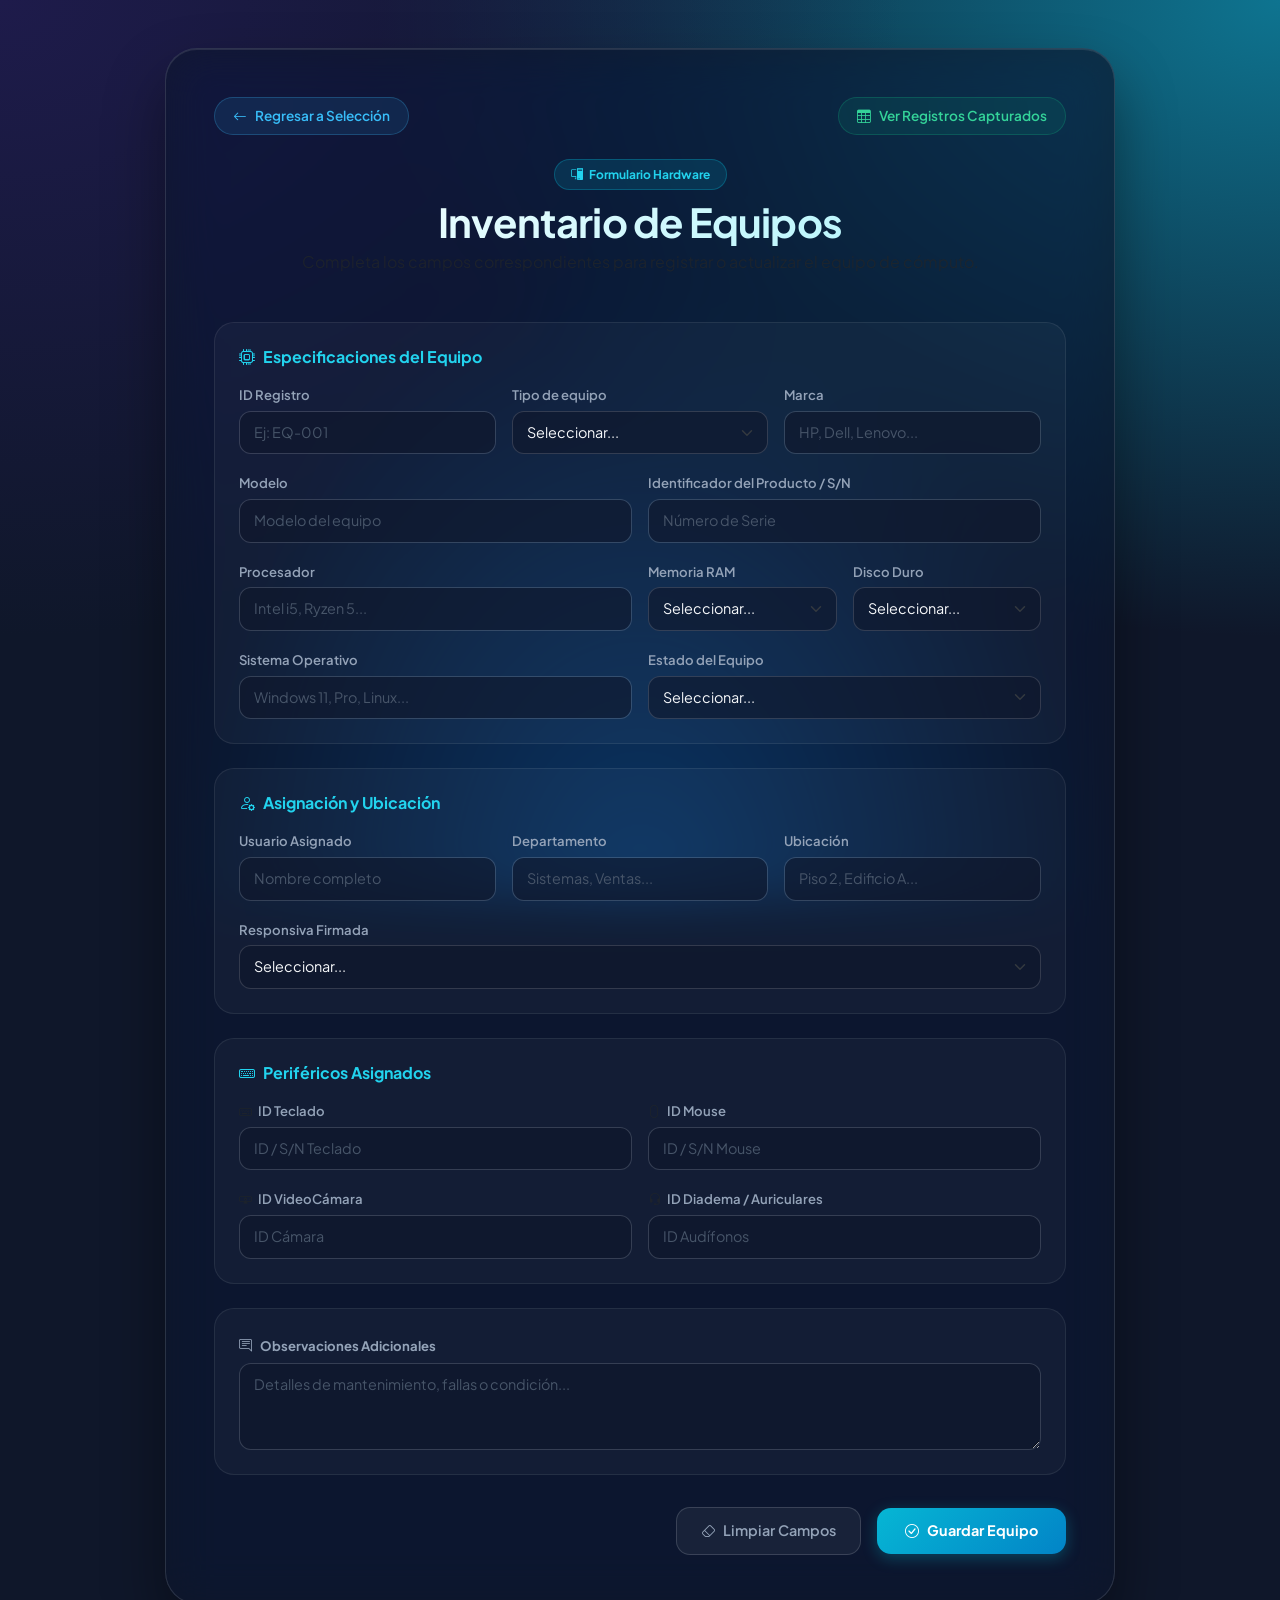
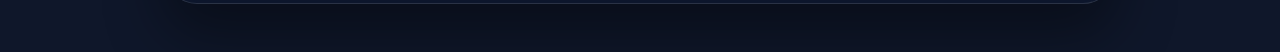
<file: index.html>
<!DOCTYPE html>
<html lang="es">

<head>
    <meta charset="UTF-8">
    <meta name="viewport" content="width=device-width, initial-scale=1.0">
    <title>Inventario de Equipos - Captura</title>
    
    <!-- Bootstrap 5.3 CSS -->
    <link href="https://cdn.jsdelivr.net/npm/bootstrap@5.3.0/dist/css/bootstrap.min.css" rel="stylesheet">
    
    <!-- Iconos Bootstrap -->
    <link rel="stylesheet" href="https://cdn.jsdelivr.net/npm/bootstrap-icons@1.11.0/font/bootstrap-icons.css">
    
    <!-- Tu archivo CSS Personalizado -->
    <link rel="stylesheet" href="./Equipocomputo.css">
</head>

<body>

    <main class="container py-5 d-flex align-items-center justify-content-center min-vh-100">
        <div class="panel-pro p-4 p-md-5 w-100">
            
            <!-- Encabezado con navegación rápida -->
            <div class="d-flex flex-wrap justify-content-between align-items-center mb-4 gap-3">
                <a href="menu.html" class="btn btn-regresar">
                    <i class="bi bi-arrow-left me-2"></i>Regresar a Selección
                </a>
                <a href="tabla.html" target="_blank" class="btn btn-registros">
                    <i class="bi bi-table me-2"></i>Ver Registros Capturados
                </a>
            </div>

            <header class="text-center mb-5">
                <div class="badge badge-tech mb-2 px-3 py-2 rounded-pill">
                    <i class="bi bi-pc-display me-1"></i> Formulario Hardware
                </div>
                <h1 class="display-6 fw-bold text-gradient mb-1">Inventario de Equipos</h1>
                <p class="text-muted fs-6">Completa los campos correspondientes para registrar o actualizar el equipo de cómputo.</p>
            </header>

            <form id="formularioInventario">
                
                <!-- SECCIÓN 1: Datos Principales del Equipo -->
                <div class="seccion-form mb-4 p-4">
                    <h2 class="h6 fw-bold text-cyan mb-3"><i class="bi bi-cpu me-2"></i>Especificaciones del Equipo</h2>
                    <div class="row g-3">
                        
                        <!-- ID -->
                        <div class="col-12 col-md-4">
                            <label for="id" class="form-label">ID Registro</label>
                            <input type="text" class="form-control" id="id" name="id" placeholder="Ej: EQ-001">
                        </div>

                        <!-- Tipo de Equipo -->
                        <div class="col-12 col-md-4">
                            <label for="tipoEquipo" class="form-label">Tipo de equipo</label>
                            <select class="form-select" id="tipoEquipo" name="tipoEquipo">
                                <option value="">Seleccionar...</option>
                                <option value="Laptop">Laptop</option>
                                <option value="CPU">CPU</option>
                            </select>
                        </div>

                        <!-- Marca -->
                        <div class="col-12 col-md-4">
                            <label for="marca" class="form-label">Marca</label>
                            <input type="text" class="form-control" id="marca" name="marca" placeholder="HP, Dell, Lenovo...">
                        </div>

                        <!-- Modelo -->
                        <div class="col-12 col-md-6">
                            <label for="modelo" class="form-label">Modelo</label>
                            <input type="text" class="form-control" id="modelo" name="modelo" placeholder="Modelo del equipo">
                        </div>

                        <!-- Identificador -->
                        <div class="col-12 col-md-6">
                            <label for="identificador" class="form-label">Identificador del Producto / S/N</label>
                            <input type="text" class="form-control" id="identificador" name="identificador" placeholder="Número de Serie">
                        </div>

                        <!-- Procesador -->
                        <div class="col-12 col-md-6">
                            <label for="procesador" class="form-label">Procesador</label>
                            <input type="text" class="form-control" id="procesador" name="procesador" placeholder="Intel i5, Ryzen 5...">
                        </div>

                        <!-- Memoria RAM -->
                        <div class="col-12 col-md-3">
                            <label for="ram" class="form-label">Memoria RAM</label>
                            <select class="form-select" id="ram" name="ram">
                                <option value="">Seleccionar...</option>
                                <option value="4 GB">4 GB</option>
                                <option value="8 GB">8 GB</option>
                                <option value="16 GB">16 GB</option>
                                <option value="24 GB">24 GB</option>
                            </select>
                        </div>

                        <!-- Disco Duro -->
                        <div class="col-12 col-md-3">
                            <label for="disco" class="form-label">Disco Duro</label>
                            <select class="form-select" id="disco" name="disco">
                                <option value="">Seleccionar...</option>
                                <option value="256 GB">256 GB</option>
                                <option value="500 GB">500 GB</option>
                                <option value="1 TB">1 TB</option>
                                <option value="2 TB">2 TB</option>
                            </select>
                        </div>

                        <!-- Sistema Operativo -->
                        <div class="col-12 col-md-6">
                            <label for="sistema" class="form-label">Sistema Operativo</label>
                            <input type="text" class="form-control" id="sistema" name="sistema" placeholder="Windows 11, Pro, Linux...">
                        </div>

                        <!-- Estado -->
                        <div class="col-12 col-md-6">
                            <label for="estado" class="form-label">Estado del Equipo</label>
                            <select class="form-select" id="estado" name="estado">
                                <option value="">Seleccionar...</option>
                                <option value="Nuevo">Nuevo</option>
                                <option value="Usado">Usado</option>
                                <option value="En reparación">En reparación</option>
                            </select>
                        </div>

                    </div>
                </div>

                <!-- SECCIÓN 2: Asignación y Ubicación -->
                <div class="seccion-form mb-4 p-4">
                    <h2 class="h6 fw-bold text-cyan mb-3"><i class="bi bi-person-gear me-2"></i>Asignación y Ubicación</h2>
                    <div class="row g-3">
                        
                        <!-- Usuario -->
                        <div class="col-12 col-md-4">
                            <label for="usuario" class="form-label">Usuario Asignado</label>
                            <input type="text" class="form-control" id="usuario" name="usuario" placeholder="Nombre completo">
                        </div>

                        <!-- Departamento -->
                        <div class="col-12 col-md-4">
                            <label for="departamento" class="form-label">Departamento</label>
                            <input type="text" class="form-control" id="departamento" name="departamento" placeholder="Sistemas, Ventas...">
                        </div>

                        <!-- Ubicación -->
                        <div class="col-12 col-md-4">
                            <label for="ubicacion" class="form-label">Ubicación</label>
                            <input type="text" class="form-control" id="ubicacion" name="ubicacion" placeholder="Piso 2, Edificio A...">
                        </div>

                        <!-- Responsiva -->
                        <div class="col-12">
                            <label for="responsiva" class="form-label">Responsiva Firmada</label>
                            <select class="form-select" id="responsiva" name="responsiva">
                                <option value="">Seleccionar...</option>
                                <option value="SI">SI</option>
                                <option value="NO">NO</option>
                            </select>
                        </div>

                    </div>
                </div>

                <!-- SECCIÓN 3: Periféricos Vinculados -->
                <div class="seccion-form mb-4 p-4">
                    <h2 class="h6 fw-bold text-cyan mb-3"><i class="bi bi-keyboard me-2"></i>Periféricos Asignados</h2>
                    <div class="row g-3">
                        
                        <div class="col-12 col-md-6">
                            <label for="teclado" class="form-label"><i class="bi bi-keyboard text-muted me-1"></i> ID Teclado</label>
                            <input type="text" class="form-control" id="teclado" name="teclado" placeholder="ID / S/N Teclado">
                        </div>

                        <div class="col-12 col-md-6">
                            <label for="mouse" class="form-label"><i class="bi bi-mouse text-muted me-1"></i> ID Mouse</label>
                            <input type="text" class="form-control" id="mouse" name="mouse" placeholder="ID / S/N Mouse">
                        </div>

                        <div class="col-12 col-md-6">
                            <label for="camara" class="form-label"><i class="bi bi-webcam text-muted me-1"></i> ID VideoCámara</label>
                            <input type="text" class="form-control" id="camara" name="camara" placeholder="ID Cámara">
                        </div>

                        <div class="col-12 col-md-6">
                            <label for="diademas" class="form-label"><i class="bi bi-headset text-muted me-1"></i> ID Diadema / Auriculares</label>
                            <input type="text" class="form-control" id="diademas" name="diademas" placeholder="ID Audífonos">
                        </div>

                    </div>
                </div>

                <!-- SECCIÓN 4: Observaciones -->
                <div class="seccion-form mb-4 p-4">
                    <label for="observaciones" class="form-label fw-bold text-cyan mb-2"><i class="bi bi-chat-right-text me-2"></i>Observaciones Adicionales</label>
                    <textarea class="form-control" id="observaciones" name="observaciones" rows="3" placeholder="Detalles de mantenimiento, fallas o condición..."></textarea>
                </div>

                <!-- BOTONES DE ACCIÓN -->
                <div class="d-flex flex-wrap align-items-center justify-content-end gap-3 mt-4 pt-2">
                    <button type="reset" class="btn btn-pro-secondary">
                        <i class="bi bi-eraser me-2"></i>Limpiar Campos
                    </button>
                    <button type="submit" class="btn btn-pro-primary">
                        <i class="bi bi-check-circle me-2"></i>Guardar Equipo
                    </button>
                </div>

            </form>
        </div>
    </main>

    <!-- Bootstrap 5.3 JS -->
    <script src="https://cdn.jsdelivr.net/npm/bootstrap@5.3.0/dist/js/bootstrap.bundle.min.js"></script>
    <script src="./Equipocomputo.js"></script>
</body>

</html>
</file>
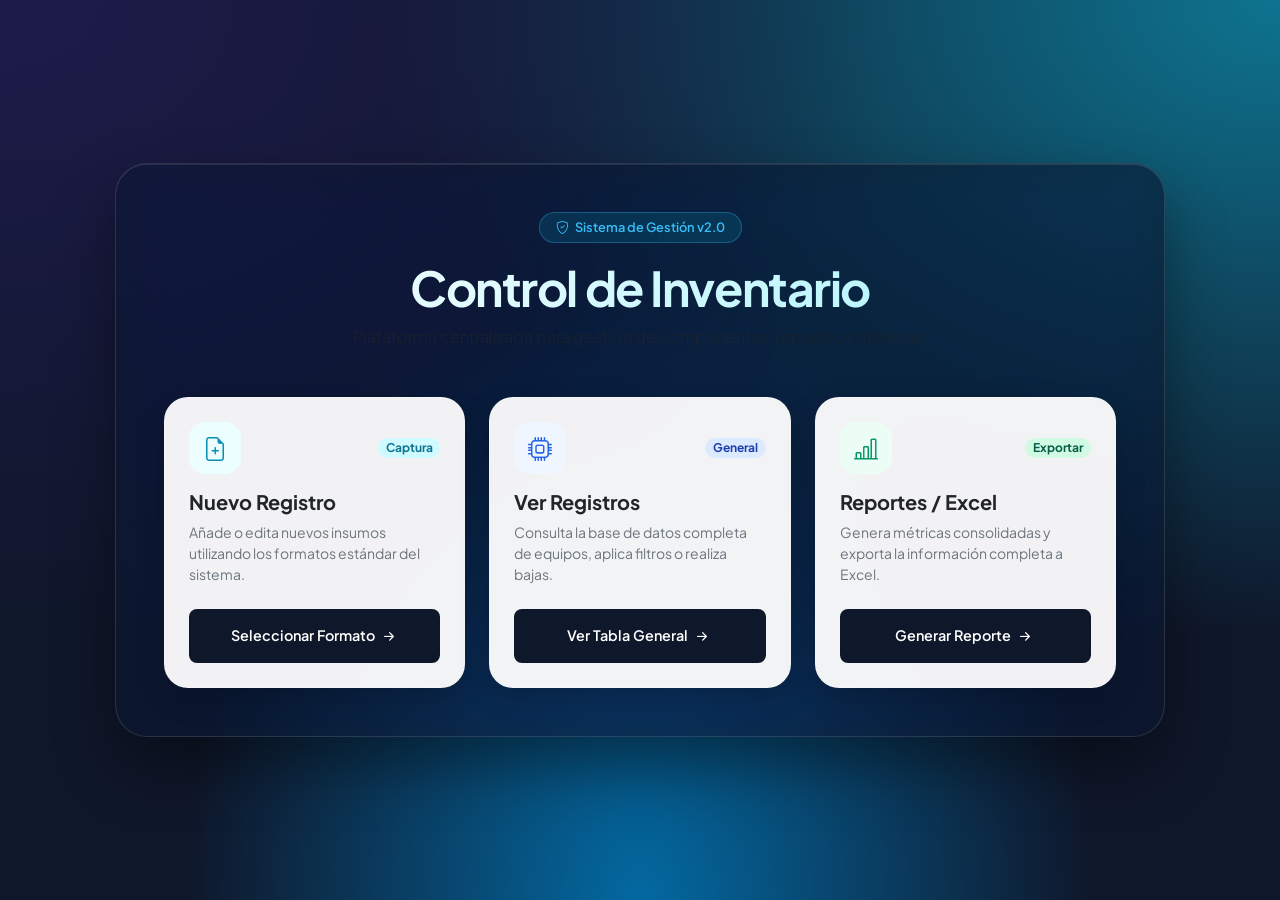
<file: inicio.html>
<!DOCTYPE html>
<html lang="es">
<head>
    <meta charset="UTF-8">
    <meta name="viewport" content="width=device-width, initial-scale=1.0">
    <title>Panel Principal - Sistema de Inventario</title>
    
    <!-- Bootstrap 5.3 CSS -->
    <link href="https://cdn.jsdelivr.net/npm/bootstrap@5.3.0/dist/css/bootstrap.min.css" rel="stylesheet">
    
    <!-- Google Fonts & Iconos Bootstrap -->
    <link rel="stylesheet" href="https://cdn.jsdelivr.net/npm/bootstrap-icons@1.11.0/font/bootstrap-icons.css">
    
    <!-- Tu CSS Personalizado -->
    <link rel="stylesheet" href="Inicio.css">
</head>
<body>

    <main class="container py-5 d-flex align-items-center justify-content-center min-vh-100">
        <div class="panel-pro p-4 p-md-5 w-100">
            
            <!-- Encabezado Pro -->
            <header class="text-center mb-5">
                <div class="badge badge-subhead mb-3 px-3 py-2 rounded-pill">
                    <i class="bi bi-shield-check me-1"></i> Sistema de Gestión v2.0
                </div>
                <h1 class="display-5 fw-bold text-gradient mb-2">Control de Inventario</h1>
                <p class="text-muted lead fs-6">Plataforma centralizada para gestión de componentes, reportes y métricas.</p>
            </header>

            <!-- Rejilla de Tarjetas -->
            <div class="row g-4 justify-content-center">
                
                <!-- Opción 1: Nuevo Registro -->
                <div class="col-12 col-md-6 col-lg-4 d-flex">
                    <div class="card tarjeta-pro w-100 p-3">
                        <div class="card-body d-flex flex-column justify-content-between p-2">
                            <div>
                                <div class="d-flex justify-content-between align-items-center mb-3">
                                    <div class="icono-wrapper bg-cyan">
                                        <i class="bi bi-file-earmark-plus"></i>
                                    </div>
                                    <span class="badge bg-cyan-subtle text-cyan rounded-pill">Captura</span>
                                </div>
                                <h2 class="h5 fw-bold text-dark mb-2">Nuevo Registro</h2>
                                <p class="text-secondary small mb-4">Añade o edita nuevos insumos utilizando los formatos estándar del sistema.</p>
                            </div>
                            <a href="menu.html" class="btn btn-pro w-100 rounded-3">
                                <span>Seleccionar Formato</span>
                                <i class="bi bi-arrow-right-short ms-1 fs-5"></i>
                            </a>
                        </div>
                    </div>
                </div>

                <!-- Opción 2: Ver Registros -->
                <div class="col-12 col-md-6 col-lg-4 d-flex">
                    <div class="card tarjeta-pro w-100 p-3">
                        <div class="card-body d-flex flex-column justify-content-between p-2">
                            <div>
                                <div class="d-flex justify-content-between align-items-center mb-3">
                                    <div class="icono-wrapper bg-blue">
                                        <i class="bi bi-cpu"></i>
                                    </div>
                                    <span class="badge bg-blue-subtle text-blue rounded-pill">General</span>
                                </div>
                                <h2 class="h5 fw-bold text-dark mb-2">Ver Registros</h2>
                                <p class="text-secondary small mb-4">Consulta la base de datos completa de equipos, aplica filtros o realiza bajas.</p>
                            </div>
                            <a href="registros.html" class="btn btn-pro w-100 rounded-3">
                                <span>Ver Tabla General</span>
                                <i class="bi bi-arrow-right-short ms-1 fs-5"></i>
                            </a>
                        </div>
                    </div>
                </div>

                <!-- Opción 3: Reportes -->
                <div class="col-12 col-md-6 col-lg-4 d-flex">
                    <div class="card tarjeta-pro w-100 p-3">
                        <div class="card-body d-flex flex-column justify-content-between p-2">
                            <div>
                                <div class="d-flex justify-content-between align-items-center mb-3">
                                    <div class="icono-wrapper bg-emerald">
                                        <i class="bi bi-bar-chart-line"></i>
                                    </div>
                                    <span class="badge bg-emerald-subtle text-emerald rounded-pill">Exportar</span>
                                </div>
                                <h2 class="h5 fw-bold text-dark mb-2">Reportes / Excel</h2>
                                <p class="text-secondary small mb-4">Genera métricas consolidadas y exporta la información completa a Excel.</p>
                            </div>
                            <a href="reportes.html" class="btn btn-pro w-100 rounded-3">
                                <span>Generar Reporte</span>
                                <i class="bi bi-arrow-right-short ms-1 fs-5"></i>
                            </a>
                        </div>
                    </div>
                </div>

            </div>
        </div>
    </main>

    <!-- Bootstrap 5.3 JS -->
    <script src="https://cdn.jsdelivr.net/npm/bootstrap@5.3.0/dist/js/bootstrap.bundle.min.js"></script>
</body>
</html>
</file>
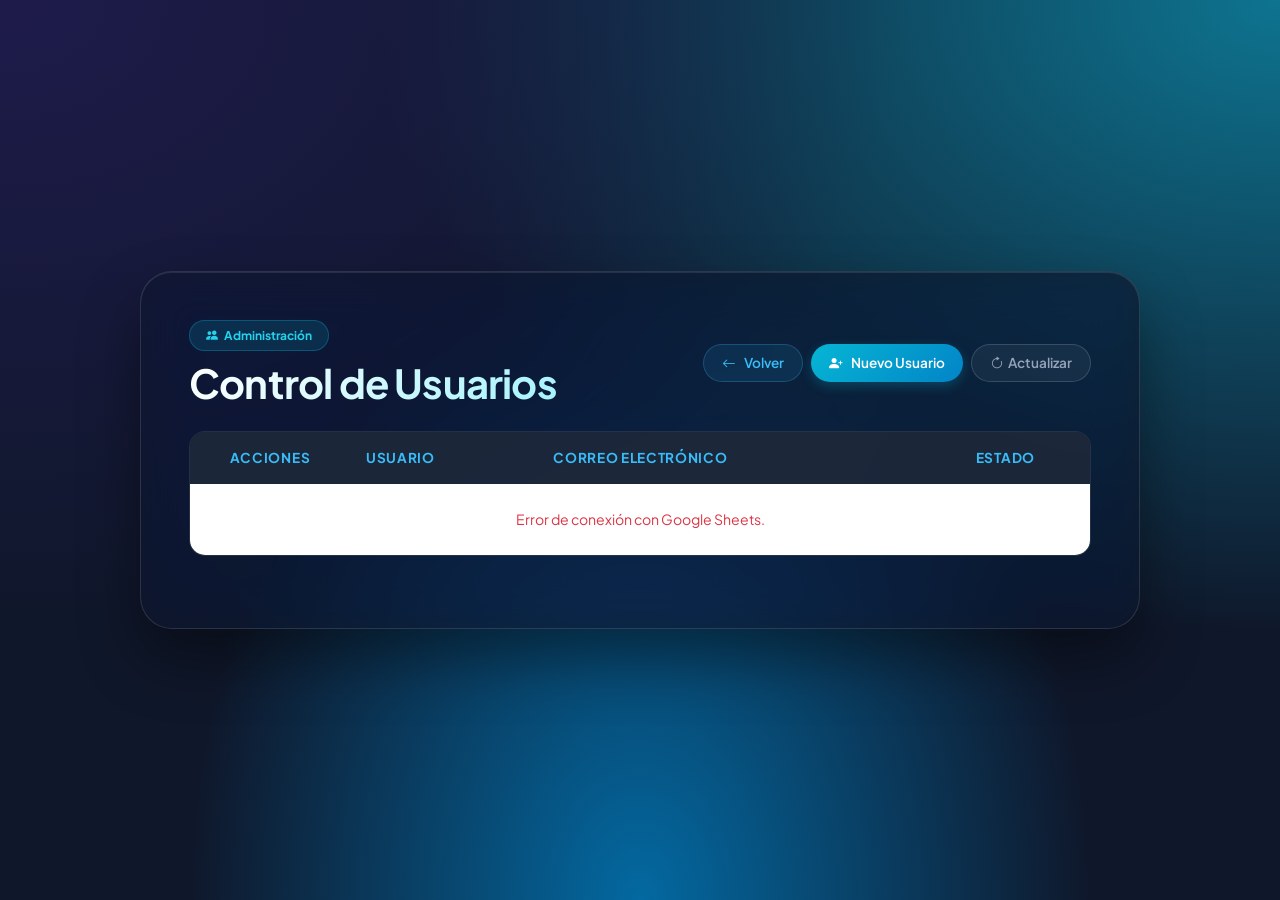
<file: InventariosCuentas.html>
<!DOCTYPE html>
<html lang="es">
<head>
    <meta charset="UTF-8">
    <meta name="viewport" content="width=device-width, initial-scale=1.0">
    <title>Gestión de Usuarios - Control de Cuentas</title>
    
    <!-- Bootstrap 5.3 CSS -->
    <link href="https://cdn.jsdelivr.net/npm/bootstrap@5.3.0/dist/css/bootstrap.min.css" rel="stylesheet">
    
    <!-- Bootstrap Icons -->
    <link rel="stylesheet" href="https://cdn.jsdelivr.net/npm/bootstrap-icons@1.11.0/font/bootstrap-icons.css">
    
    <!-- Custom CSS -->
    <link rel="stylesheet" href="./InventarioCuentas.css">
</head>
<body>

    <main class="container py-4 min-vh-100 d-flex flex-column justify-content-center">
        <div class="panel-pro p-4 p-md-5 w-100 mx-auto">
            
            <!-- Encabezado y Acciones Principales -->
            <header class="d-flex flex-wrap justify-content-between align-items-center mb-4 gap-3">
                <div>
                    <span class="badge badge-tech mb-2 px-3 py-2 rounded-pill">
                        <i class="bi bi-people-fill me-1"></i> Administración
                    </span>
                    <h1 class="display-6 fw-bold text-gradient mb-0">Control de Usuarios</h1>
                </div>
                
                <div class="d-flex flex-wrap gap-2">
                    <button type="button" class="btn btn-regresar" onclick="window.location.href='menu.html'">
                        <i class="bi bi-arrow-left me-2"></i>Volver
                    </button>
                    <button type="button" class="btn btn-pro-primary" onclick="abrirModalCrear()">
                        <i class="bi bi-person-plus-fill me-2"></i>Nuevo Usuario
                    </button>
                    <button type="button" class="btn btn-pro-secondary btn-actualizar">
                        <i class="bi bi-arrow-clockwise me-1"></i>Actualizar
                    </button>
                </div>
            </header>

            <!-- Tabla de Usuarios -->
            <main class="tabla-scroll custom-scrollbar mb-4">
                <table id="tablaUsuarios" class="table table-hover align-middle mb-0">
                    <thead>
                        <tr>
                            <th scope="col" class="text-center" style="width: 160px;">Acciones</th>
                            <th scope="col">Usuario</th>
                            <th scope="col">Correo Electrónico</th>
                            <th scope="col" class="text-center">Estado</th>
                        </tr>
                    </thead>
                    <tbody>
                        <tr>
                            <td colspan="4" class="text-center py-5 text-muted">
                                <div class="spinner-border spinner-border-sm text-cyan me-2" role="status"></div>
                                Cargando usuarios... ⏳
                            </td>
                        </tr>
                    </tbody>
                </table>
            </main>

        </div>
    </main>

    <!-- Modal para Crear / Editar Usuario -->
    <dialog id="modalUsuario" class="modal-dialog-custom">
        <div class="modal-contenido-custom p-4 p-md-5">
            <div class="d-flex justify-content-between align-items-center mb-4 border-bottom border-secondary pb-3">
                <h2 id="modalTitulo" class="h5 fw-bold text-gradient mb-0">
                    <i class="bi bi-person-gear me-2 text-cyan"></i>Nuevo Usuario
                </h2>
                <button type="button" class="btn-close btn-close-white" onclick="cerrarModalUsuario()"></button>
            </div>
            
            <!-- Campo oculto para saber qué fila editar -->
            <input type="hidden" id="editFilaExcel" value="">

            <div class="row g-3 modal-body-custom">
                <div class="col-12">
                    <label for="editUsuario" class="form-label">Usuario</label>
                    <div class="input-group">
                        <span class="input-group-text bg-dark-input text-muted border-secondary"><i class="bi bi-person"></i></span>
                        <input type="text" id="editUsuario" class="form-control" required placeholder="Ej: jperez">
                    </div>
                </div>

                <div class="col-12">
                    <label for="editCorreo" class="form-label">Correo Electrónico</label>
                    <div class="input-group">
                        <span class="input-group-text bg-dark-input text-muted border-secondary"><i class="bi bi-envelope"></i></span>
                        <input type="email" id="editCorreo" class="form-control" required placeholder="usuario@correo.com">
                    </div>
                </div>

                <div class="col-12 col-md-6">
                    <label for="editPass" class="form-label">Contraseña</label>
                    <div class="input-group">
                        <span class="input-group-text bg-dark-input text-muted border-secondary"><i class="bi bi-key"></i></span>
                        <input type="password" id="editPass" class="form-control" required placeholder="••••••••">
                    </div>
                </div>

                <div class="col-12 col-md-6">
                    <label for="editEstado" class="form-label">Estado</label>
                    <select id="editEstado" class="form-select">
                        <option value="Activo">Activo</option>
                        <option value="Inactivo">Inactivo</option>
                    </select>
                </div>
            </div>

            <div class="d-flex justify-content-end gap-3 mt-4 pt-3 border-top border-secondary">
                <button type="button" class="btn btn-pro-secondary" onclick="cerrarModalUsuario()">Cancelar</button>
                <button type="button" class="btn btn-pro-primary" onclick="guardarUsuario()">
                    <i class="bi bi-floppy me-2"></i>Guardar
                </button>
            </div>
        </div>
    </dialog>

    <!-- Code JavaScript Integrated -->
    <script>
        const URL_SCRIPT = "https://script.google.com/macros/s/AKfycbxfeBs3tty9USQaPxS8ivq2gpMi_7PD29i8u6vo4qY44y2bgpQxkMZzB18rc-ucfdGv/exec";

        window.datosUsuarios = [];

        document.addEventListener("DOMContentLoaded", () => {
            cargarUsuarios();

            const btnActualizar = document.querySelector(".btn-actualizar");
            if (btnActualizar) {
                btnActualizar.addEventListener("click", cargarUsuarios);
            }
        });

        function regresarPantalla() {
            if (window.history.length > 1) {
                window.history.back();
            } else {
                window.location.href = "index.html";
            }
        }

        function cargarUsuarios() {
            const tbody = document.querySelector("#tablaUsuarios tbody");
            if (tbody) {
                tbody.innerHTML = `<tr><td colspan="4" class="text-center py-5 text-muted"><div class="spinner-border spinner-border-sm text-cyan me-2" role="status"></div>Cargando usuarios... ⏳</td></tr>`;
            }

            const callbackName = 'callbackCargarUsuarios_' + Math.floor(Math.random() * 1000000);
            const script = document.createElement('script');

            window[callbackName] = function(datos) {
                delete window[callbackName];
                if (document.body.contains(script)) document.body.removeChild(script);

                if (datos && datos.error) {
                    if (tbody) tbody.innerHTML = `<tr><td colspan="4" class="text-center text-danger py-4">Error: ${datos.error}</td></tr>`;
                    return;
                }

                window.datosUsuarios = Array.isArray(datos) ? datos : [];
                renderizarTablaUsuarios(window.datosUsuarios);
            };

            script.onerror = function() {
                delete window[callbackName];
                if (document.body.contains(script)) document.body.removeChild(script);
                if (tbody) {
                    tbody.innerHTML = `<tr><td colspan="4" class="text-center text-danger py-4">Error de conexión con Google Sheets.</td></tr>`;
                }
            };

            script.src = `${URL_SCRIPT}?prefix=${callbackName}&_nocache=${new Date().getTime()}`;
            document.body.appendChild(script);
        }

        function getCampoUsuario(item, clavesPosibles, indicePosicional) {
            if (!item) return "-";

            const clavesItem = Object.keys(item);
            
            for (let cp of clavesPosibles) {
                const cpLimpia = cp.toLowerCase().replace(/[^a-z0-9]/g, "");
                for (let ki of clavesItem) {
                    const kiLimpia = ki.toLowerCase().replace(/[^a-z0-9]/g, "");
                    if (cpLimpia === kiLimpia) {
                        let v = item[ki];
                        if (v !== undefined && v !== null && String(v).trim() !== "") {
                            return String(v).trim();
                        }
                    }
                }
            }

            if (Array.isArray(item) && indicePosicional !== undefined) {
                let vPos = item[indicePosicional];
                if (vPos !== undefined && vPos !== null && String(vPos).trim() !== "") {
                    return String(vPos).trim();
                }
            }

            for (let ki of clavesItem) {
                if (ki.toLowerCase().includes("estado") || ki.toLowerCase().includes("status") || ki.toLowerCase().includes("activo")) {
                    let v = item[ki];
                    if (v !== undefined && v !== null && String(v).trim() !== "") {
                        return String(v).trim();
                    }
                }
            }

            return "Activo";
        }

        function renderizarTablaUsuarios(datos) {
            const tbody = document.querySelector("#tablaUsuarios tbody");
            if (!tbody) return;

            tbody.innerHTML = "";

            if (!Array.isArray(datos) || datos.length === 0) {
                tbody.innerHTML = `<tr><td colspan="4" class="text-center text-muted py-4">No hay usuarios registrados.</td></tr>`;
                return;
            }

            datos.forEach((item, index) => {
                const tr = document.createElement("tr");
                const filaExcel = item.filaExcel || (index + 2);

                const usuario = getCampoUsuario(item, ["usuarios", "usuario", "usuarioasignado", "user"], 0);
                const correo = getCampoUsuario(item, ["correo", "email", "correoelectronico"], 2);
                const estado = getCampoUsuario(item, ["estado", "status", "passactivo/inactivo", "passactivo", "inactivo"], 3);

                const esInactivo = estado.toLowerCase().includes("inactivo");
                const badgeClass = esInactivo ? "badge-inactivo" : "badge-activo";
                const textoEstado = esInactivo ? "Inactivo" : "Activo";

                tr.innerHTML = `
                    <td class="text-center">
                        <div class="d-inline-flex gap-1">
                            <button type="button" class="btn btn-sm btn-outline-info" onclick="abrirModalEditar(${index})" title="Editar">
                                <i class="bi bi-pencil-square"></i>
                            </button>
                            <button type="button" class="btn btn-sm btn-outline-danger" onclick="eliminarUsuario(${filaExcel})" title="Eliminar">
                                <i class="bi bi-trash"></i>
                            </button>
                        </div>
                    </td>
                    <td><strong class="text-white">${usuario}</strong></td>
                    <td class="text-muted">${correo}</td>
                    <td class="text-center"><span class="badge ${badgeClass}">${textoEstado}</span></td>
                `;

                tbody.appendChild(tr);
            });
        }

        function abrirModalCrear() {
            document.getElementById("modalTitulo").innerHTML = '<i class="bi bi-person-plus me-2 text-cyan"></i>Nuevo Usuario';
            document.getElementById("editFilaExcel").value = "";
            document.getElementById("editUsuario").value = "";
            document.getElementById("editCorreo").value = "";
            document.getElementById("editPass").value = "";
            document.getElementById("editEstado").value = "Activo";

            const modal = document.getElementById("modalUsuario");
            if (modal.showModal) modal.showModal();
            else modal.style.display = "block";
        }

        function abrirModalEditar(index) {
            const item = window.datosUsuarios[index];
            if (!item) return;

            document.getElementById("modalTitulo").innerHTML = '<i class="bi bi-pencil-square me-2 text-cyan"></i>Editar Usuario';
            document.getElementById("editFilaExcel").value = item.filaExcel || (index + 2);
            
            document.getElementById("editUsuario").value = getCampoUsuario(item, ["usuarios", "usuario", "usuarioasignado"], 0);
            document.getElementById("editPass").value = getCampoUsuario(item, ["pass", "password", "contraseña"], 1);
            document.getElementById("editCorreo").value = getCampoUsuario(item, ["correo", "email"], 2);
            
            const est = getCampoUsuario(item, ["estado", "status"], 3);
            document.getElementById("editEstado").value = est.toLowerCase().includes("inactivo") ? "Inactivo" : "Activo";

            const modal = document.getElementById("modalUsuario");
            if (modal.showModal) modal.showModal();
            else modal.style.display = "block";
        }

        function cerrarModalUsuario() {
            const modal = document.getElementById("modalUsuario");
            if (modal.close) modal.close();
            else modal.style.display = "none";
        }

        function guardarUsuario() {
            const filaExcel = document.getElementById("editFilaExcel").value;
            const usuario = document.getElementById("editUsuario").value.trim();
            const correo = document.getElementById("editCorreo").value.trim();
            const pass = document.getElementById("editPass").value.trim();
            const estado = document.getElementById("editEstado").value;

            if (!usuario || !correo || !pass) {
                alert("⚠️ Por favor completa todos los campos requeridos.");
                return;
            }

            const accion = filaExcel ? "editar" : "agregar";
            const datosPayload = { accion, filaExcel, usuario, pass, correo, estado };

            const callbackName = 'callbackGuardarUsuario_' + Math.floor(Math.random() * 1000000);
            const script = document.createElement('script');

            window[callbackName] = function(respuesta) {
                delete window[callbackName];
                if (document.body.contains(script)) document.body.removeChild(script);

                if (respuesta && respuesta.error) {
                    alert("❌ Error: " + respuesta.error);
                    return;
                }

                cerrarModalUsuario();
                cargarUsuarios();
            };

            script.onerror = function() {
                delete window[callbackName];
                if (document.body.contains(script)) document.body.removeChild(script);
                alert("❌ Error de conexión al guardar el usuario.");
            };

            const params = new URLSearchParams(datosPayload).toString();
            script.src = `${URL_SCRIPT}?prefix=${callbackName}&${params}&_nocache=${new Date().getTime()}`;
            document.body.appendChild(script);
        }

        function eliminarUsuario(filaExcel) {
            if (!filaExcel) return;
            if (!confirm(`¿Estás seguro de eliminar el registro de la fila ${filaExcel}?`)) return;

            const callbackName = 'callbackEliminarUsuario_' + Math.floor(Math.random() * 1000000);
            const script = document.createElement('script');

            window[callbackName] = function(respuesta) {
                delete window[callbackName];
                if (document.body.contains(script)) document.body.removeChild(script);

                if (respuesta && respuesta.error) {
                    alert("❌ Error al eliminar: " + respuesta.error);
                    return;
                }

                cargarUsuarios();
            };

            script.onerror = function() {
                delete window[callbackName];
                if (document.body.contains(script)) document.body.removeChild(script);
                alert("❌ Error al intentar eliminar.");
            };

            script.src = `${URL_SCRIPT}?prefix=${callbackName}&accion=eliminar&filaExcel=${filaExcel}&_nocache=${new Date().getTime()}`;
            document.body.appendChild(script);
        }
    </script>
</body>
</html>
</file>
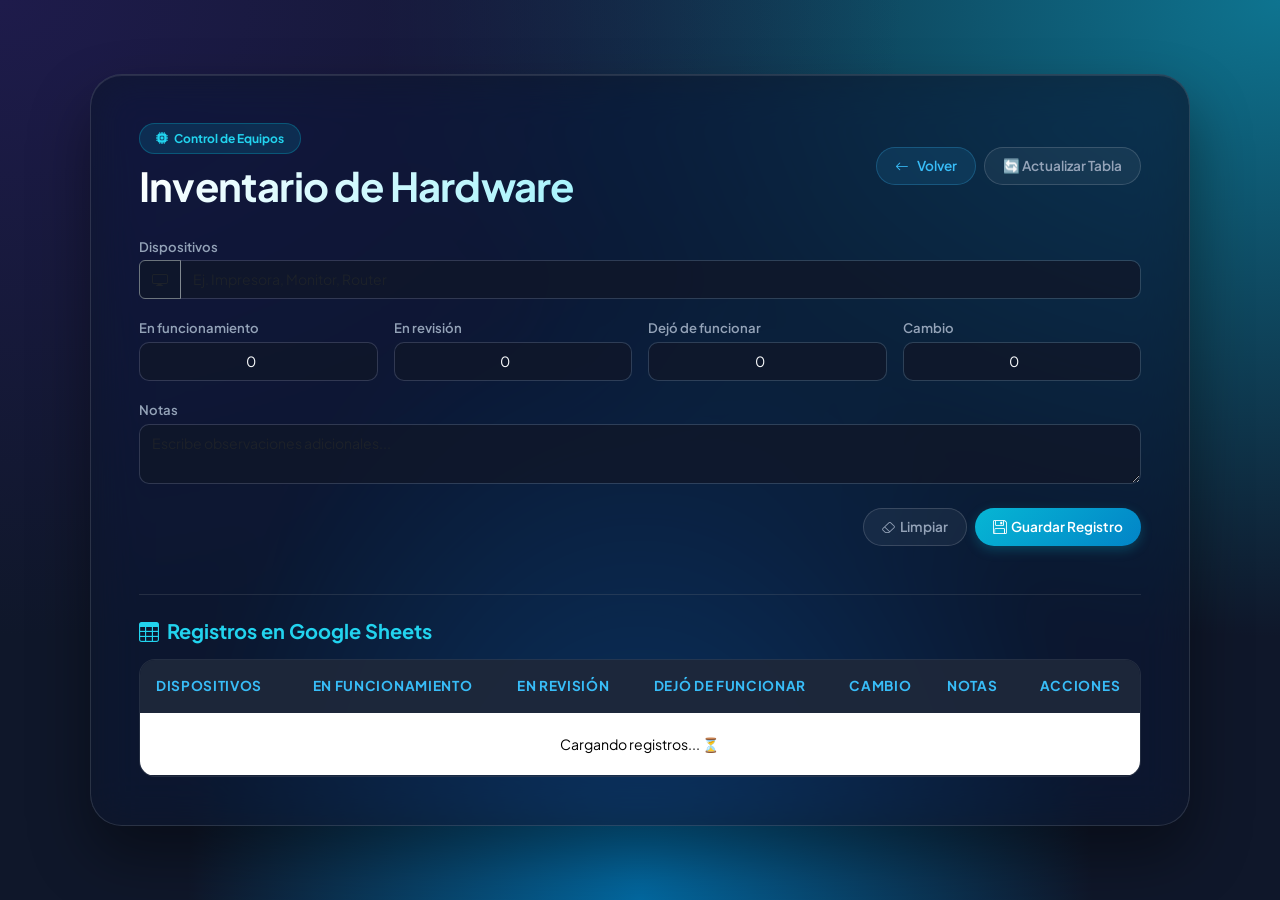
<file: InventariosHard.html>
<!DOCTYPE html>
<html lang="es">
<head>
    <meta charset="UTF-8">
    <meta name="viewport" content="width=device-width, initial-scale=1.0">
    <title>Inventario de Hardware</title>
    
    <!-- Bootstrap 5.3 CSS -->
    <link href="https://cdn.jsdelivr.net/npm/bootstrap@5.3.0/dist/css/bootstrap.min.css" rel="stylesheet">
    
    <!-- Bootstrap Icons -->
    <link rel="stylesheet" href="https://cdn.jsdelivr.net/npm/bootstrap-icons@1.11.0/font/bootstrap-icons.css">
    
    <!-- Custom CSS -->
    <link rel="stylesheet" href="./InventariosHard.css">
</head>
<body>

    <main class="container py-4 min-vh-100 d-flex flex-column justify-content-center">
        <div class="panel-pro p-4 p-md-5 w-100 mx-auto">
            
            <!-- Header Section -->
            <header class="d-flex flex-wrap justify-content-between align-items-center mb-4 gap-3">
                <div>
                    <span class="badge badge-tech mb-2 px-3 py-2 rounded-pill">
                        <i class="bi bi-cpu-fill me-1"></i> Control de Equipos
                    </span>
                    <h1 class="display-6 fw-bold text-gradient mb-0">Inventario de Hardware</h1>
                </div>
                
                <div class="d-flex flex-wrap gap-2">
                    <button type="button" class="btn btn-regresar" onclick="window.location.href='menu.html'">
                        <i class="bi bi-arrow-left me-2"></i>Volver
                    </button>
                    <button type="button" id="btnActualizar" class="btn btn-pro-secondary" onclick="cargarRegistros()">
                        <i class="bi bi-arrow-clockwise me-1"></i>Actualizar Tabla
                    </button>
                </div>
            </header>

            <!-- Formulario Principal -->
            <form id="formularioHardware" class="mb-5">
                <div class="row g-3">
                    <div class="col-12">
                        <label for="dispositivos" class="form-label">Dispositivos</label>
                        <div class="input-group">
                            <span class="input-group-text bg-dark-input text-muted border-secondary"><i class="bi bi-display"></i></span>
                            <input type="text" id="dispositivos" class="form-control" placeholder="Ej. Impresora, Monitor, Router" required>
                        </div>
                    </div>

                    <div class="col-6 col-md-3">
                        <label for="enFuncionamiento" class="form-label">En funcionamiento</label>
                        <input type="number" id="enFuncionamiento" class="form-control text-center" value="0" min="0">
                    </div>

                    <div class="col-6 col-md-3">
                        <label for="enRevision" class="form-label">En revisión</label>
                        <input type="number" id="enRevision" class="form-control text-center" value="0" min="0">
                    </div>

                    <div class="col-6 col-md-3">
                        <label for="dejoDeFuncionar" class="form-label">Dejó de funcionar</label>
                        <input type="number" id="dejoDeFuncionar" class="form-control text-center" value="0" min="0">
                    </div>

                    <div class="col-6 col-md-3">
                        <label for="cambio" class="form-label">Cambio</label>
                        <input type="number" id="cambio" class="form-control text-center" value="0" min="0">
                    </div>

                    <div class="col-12">
                        <label for="notas" class="form-label">Notas</label>
                        <textarea id="notas" class="form-control" rows="2" placeholder="Escribe observaciones adicionales..."></textarea>
                    </div>
                </div>

                <!-- Botones de Acción del Formulario -->
                <div class="d-flex justify-content-end gap-2 mt-4">
                    <button type="reset" class="btn btn-pro-secondary">
                        <i class="bi bi-eraser me-1"></i>Limpiar
                    </button>
                    <button type="submit" id="btnGuardar" class="btn btn-pro-primary">
                        <i class="bi bi-floppy me-1"></i>Guardar Registro
                    </button>
                </div>
            </form>

            <hr class="border-secondary opacity-25 my-4">

            <!-- Subtítulo y Tabla -->
            <h2 class="h5 fw-bold text-cyan mb-3">
                <i class="bi bi-table me-2"></i>Registros en Google Sheets
            </h2>

            <main class="tabla-scroll custom-scrollbar">
                <table class="table table-hover align-middle mb-0">
                    <thead>
                        <tr>
                            <th scope="col">Dispositivos</th>
                            <th scope="col" class="text-center">En funcionamiento</th>
                            <th scope="col" class="text-center">En revisión</th>
                            <th scope="col" class="text-center">Dejó de funcionar</th>
                            <th scope="col" class="text-center">Cambio</th>
                            <th scope="col">Notas</th>
                            <th scope="col" class="text-center" style="width: 120px;">Acciones</th>
                        </tr>
                    </thead>
                    <tbody id="cuerpoTabla">
                        <tr>
                            <td colspan="7" class="text-center py-5 text-muted">
                                <div class="spinner-border spinner-border-sm text-cyan me-2" role="status"></div>
                                Cargando registros... ⏳
                            </td>
                        </tr>
                    </tbody>
                </table>
            </main>

        </div>
    </main>

    <!-- VENTANA EMERGENTE (MODAL) PARA EDITAR -->
    <div id="modalEditar" class="modal-dialog-custom" style="display: none;">
        <div class="modal-contenido-custom p-4 p-md-5">
            <div class="d-flex justify-content-between align-items-center mb-4 border-bottom border-secondary pb-3">
                <h2 class="h5 fw-bold text-gradient mb-0">
                    <i class="bi bi-pencil-square me-2 text-cyan"></i>Editar Registro
                </h2>
                <button type="button" class="btn-close btn-close-white" onclick="cerrarModal()"></button>
            </div>

            <form id="formularioEditar">
                <div class="row g-3 modal-body-custom">
                    <div class="col-12">
                        <label for="editDispositivos" class="form-label">Dispositivo</label>
                        <input type="text" id="editDispositivos" class="form-control" required>
                    </div>

                    <div class="col-6">
                        <label for="editFuncionamiento" class="form-label">En funcionamiento</label>
                        <input type="number" id="editFuncionamiento" class="form-control text-center" min="0">
                    </div>

                    <div class="col-6">
                        <label for="editRevision" class="form-label">En revisión</label>
                        <input type="number" id="editRevision" class="form-control text-center" min="0">
                    </div>

                    <div class="col-6">
                        <label for="editDejoDeFuncionar" class="form-label">Dejó de funcionar</label>
                        <input type="number" id="editDejoDeFuncionar" class="form-control text-center" min="0">
                    </div>

                    <div class="col-6">
                        <label for="editCambio" class="form-label">Cambio</label>
                        <input type="number" id="editCambio" class="form-control text-center" min="0">
                    </div>

                    <div class="col-12">
                        <label for="editNotas" class="form-label">Notas</label>
                        <textarea id="editNotas" class="form-control" rows="3"></textarea>
                    </div>
                </div>

                <div class="d-flex justify-content-end gap-2 mt-4 pt-3 border-top border-secondary">
                    <button type="button" class="btn btn-pro-secondary" onclick="cerrarModal()">Cancelar</button>
                    <button type="submit" class="btn btn-pro-primary">
                        <i class="bi bi-check-lg me-1"></i>Guardar Cambios
                    </button>
                </div>
            </form>
        </div>
    </div>

    <!-- External Script File -->
    <script src="./InventariosHard.js"></script>
</body>
</html>
</file>
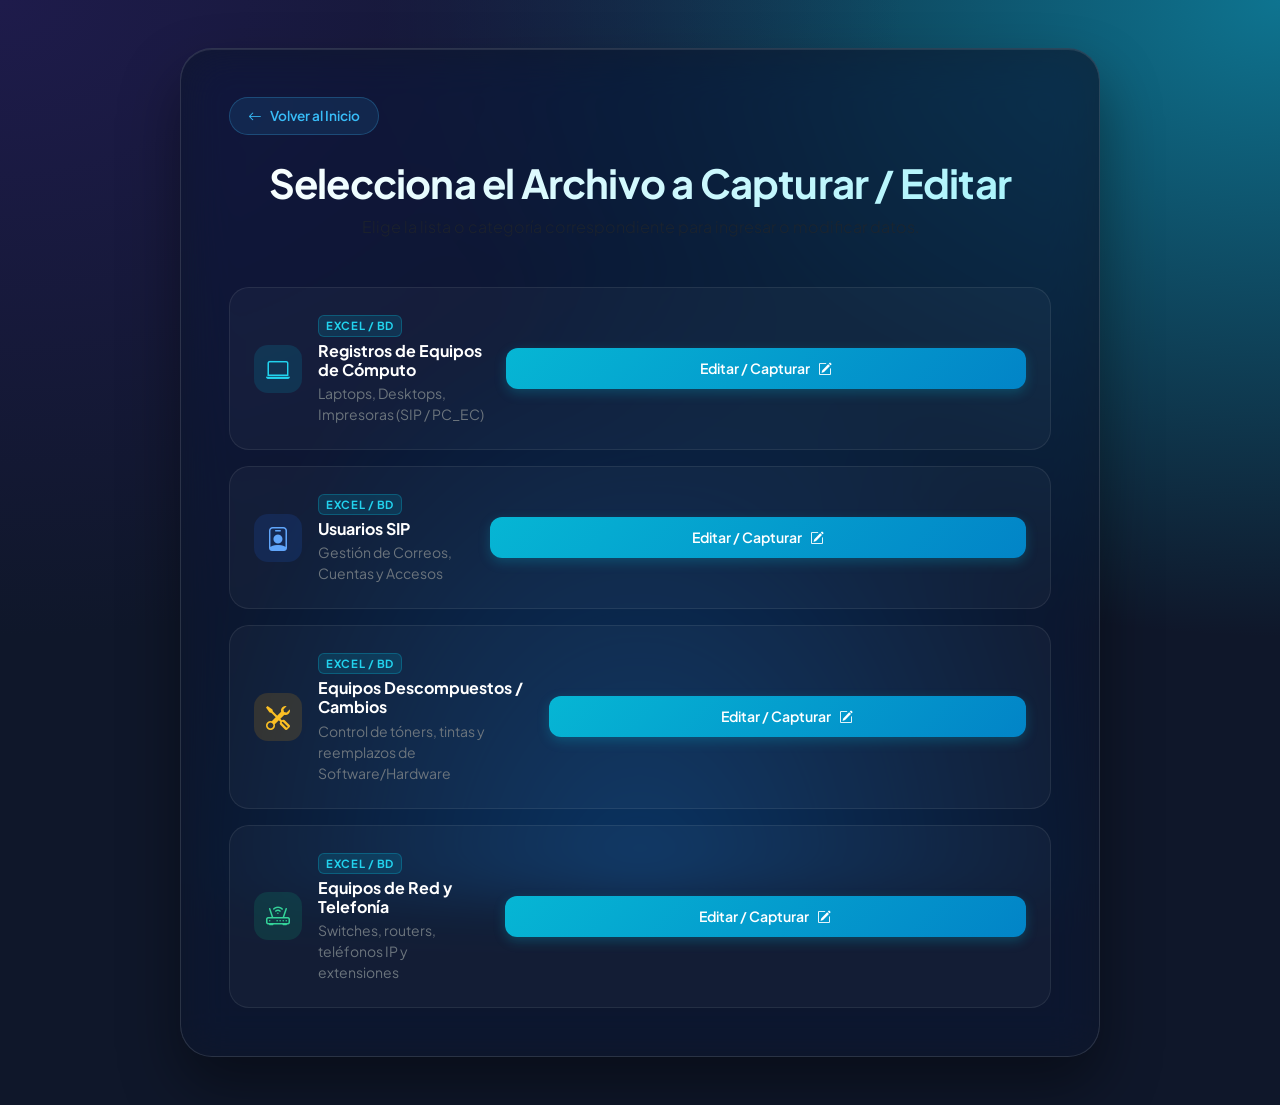
<file: menu.html>
<!DOCTYPE html>
<html lang="es">
<head>
    <meta charset="UTF-8">
    <meta name="viewport" content="width=device-width, initial-scale=1.0">
    <title>Selección de Formato - Inventario</title>

    <!-- Bootstrap 5.3 CSS -->
    <link href="https://cdn.jsdelivr.net/npm/bootstrap@5.3.0/dist/css/bootstrap.min.css" rel="stylesheet">
    
    <!-- Iconos Bootstrap -->
    <link rel="stylesheet" href="https://cdn.jsdelivr.net/npm/bootstrap-icons@1.11.0/font/bootstrap-icons.css">
    
    <!-- Archivo CSS Personalizado -->
    <link rel="stylesheet" href="menu.css">
</head>
<body>

    <main class="container py-5 d-flex align-items-center justify-content-center min-vh-100">
        <div class="panel-pro p-4 p-md-5 w-100">
            
            <!-- Botón de Regresar -->
            <div class="mb-4">
                <a href="Inicio.html" class="btn btn-regresar">
                    <i class="bi bi-arrow-left me-2"></i>Volver al Inicio
                </a>
            </div>

            <!-- Encabezado -->
            <header class="text-center mb-5">
                <h1 class="display-6 fw-bold text-gradient mb-2">Selecciona el Archivo a Capturar / Editar</h1>
                <p class="text-muted lead fs-6">Elige la lista o categoría correspondiente para ingresar o modificar datos.</p>
            </header>

            <!-- Lista de Formatos -->
            <div class="d-flex flex-column gap-3">
                
                <!-- Item 1: Equipos de Cómputo -->
                <div class="item-formato p-3 p-md-4 d-flex flex-column flex-md-row align-items-start align-items-md-center justify-content-between gap-3">
                    <div class="d-flex align-items-center gap-3">
                        <div class="icono-item bg-cyan text-cyan">
                            <i class="bi bi-laptop fs-4"></i>
                        </div>
                        <div>
                            <span class="badge badge-tech mb-1">Excel / BD</span>
                            <h3 class="h6 fw-bold text-white mb-1">Registros de Equipos de Cómputo</h3>
                            <p class="text-secondary small mb-0">Laptops, Desktops, Impresoras (SIP / PC_EC)</p>
                        </div>
                    </div>
                    <a href="index.html" class="btn btn-pro-action w-100 w-md-auto">
                        <span>Editar / Capturar</span>
                        <i class="bi bi-pencil-square ms-2"></i>
                    </a>
                </div>

                <!-- Item 2: Usuarios SIP -->
                <div class="item-formato p-3 p-md-4 d-flex flex-column flex-md-row align-items-start align-items-md-center justify-content-between gap-3">
                    <div class="d-flex align-items-center gap-3">
                        <div class="icono-item bg-blue text-blue">
                            <i class="bi bi-person-badge fs-4"></i>
                        </div>
                        <div>
                            <span class="badge badge-tech mb-1">Excel / BD</span>
                            <h3 class="h6 fw-bold text-white mb-1">Usuarios SIP</h3>
                            <p class="text-secondary small mb-0">Gestión de Correos, Cuentas y Accesos</p>
                        </div>
                    </div>
                    <a href="InventariosCuentas.html" class="btn btn-pro-action w-100 w-md-auto">
                        <span>Editar / Capturar</span>
                        <i class="bi bi-pencil-square ms-2"></i>
                    </a>
                </div>

                <!-- Item 3: Hardware y Cambios -->
                <div class="item-formato p-3 p-md-4 d-flex flex-column flex-md-row align-items-start align-items-md-center justify-content-between gap-3">
                    <div class="d-flex align-items-center gap-3">
                        <div class="icono-item bg-amber text-amber">
                            <i class="bi bi-tools fs-4"></i>
                        </div>
                        <div>
                            <span class="badge badge-tech mb-1">Excel / BD</span>
                            <h3 class="h6 fw-bold text-white mb-1">Equipos Descompuestos / Cambios</h3>
                            <p class="text-secondary small mb-0">Control de tóners, tintas y reemplazos de Software/Hardware</p>
                        </div>
                    </div>
                    <a href="InventariosHard.html" class="btn btn-pro-action w-100 w-md-auto">
                        <span>Editar / Capturar</span>
                        <i class="bi bi-pencil-square ms-2"></i>
                    </a>
                </div>

                <!-- Item 4: Redes y Telefonía -->
                <div class="item-formato p-3 p-md-4 d-flex flex-column flex-md-row align-items-start align-items-md-center justify-content-between gap-3">
                    <div class="d-flex align-items-center gap-3">
                        <div class="icono-item bg-emerald text-emerald">
                            <i class="bi bi-router fs-4"></i>
                        </div>
                        <div>
                            <span class="badge badge-tech mb-1">Excel / BD</span>
                            <h3 class="h6 fw-bold text-white mb-1">Equipos de Red y Telefonía</h3>
                            <p class="text-secondary small mb-0">Switches, routers, teléfonos IP y extensiones</p>
                        </div>
                    </div>
                    <a href="formulario-redes.html" class="btn btn-pro-action w-100 w-md-auto">
                        <span>Editar / Capturar</span>
                        <i class="bi bi-pencil-square ms-2"></i>
                    </a>
                </div>

            </div>
        </div>
    </main>

    <!-- Bootstrap 5.3 JS -->
    <script src="https://cdn.jsdelivr.net/npm/bootstrap@5.3.0/dist/js/bootstrap.bundle.min.js"></script>
</body>
</html>
</file>
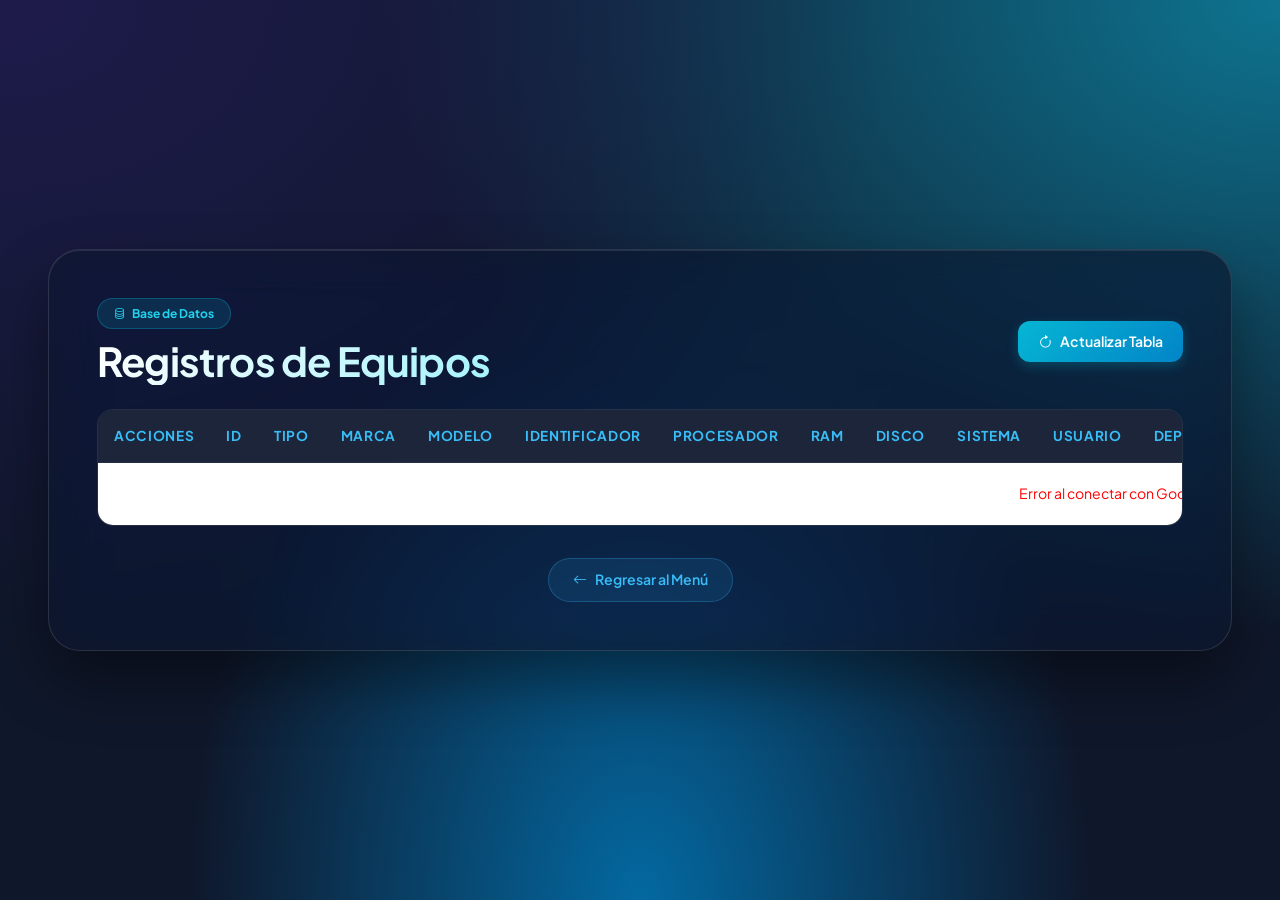
<file: Tabla.html>
<!DOCTYPE html>
<html lang="es">
<head>
    <meta charset="UTF-8">
    <meta name="viewport" content="width=device-width, initial-scale=1.0">
    <title>Inventario de Equipos - Tabla de Registros</title>
    
    <!-- Bootstrap 5.3 CSS -->
    <link href="https://cdn.jsdelivr.net/npm/bootstrap@5.3.0/dist/css/bootstrap.min.css" rel="stylesheet">
    
    <!-- Bootstrap Icons -->
    <link rel="stylesheet" href="https://cdn.jsdelivr.net/npm/bootstrap-icons@1.11.0/font/bootstrap-icons.css">
    
    <!-- Custom CSS -->
    <link rel="stylesheet" href="./registros.css">
</head>
<body>

    <main class="container-fluid py-4 px-md-5 min-vh-100 d-flex flex-column justify-content-center">
        <div class="panel-pro p-4 p-md-5 w-100 mx-auto">
            
            <!-- Header section -->
            <div class="d-flex flex-wrap justify-content-between align-items-center mb-4 gap-3">
                <div>
                    <span class="badge badge-tech mb-2 px-3 py-2 rounded-pill">
                        <i class="bi bi-database me-1"></i> Base de Datos
                    </span>
                    <h1 class="display-6 fw-bold text-gradient mb-0">Registros de Equipos</h1>
                </div>
                <button class="btn btn-pro-action" onclick="cargarDatos()">
                    <i class="bi bi-arrow-clockwise me-2"></i>Actualizar Tabla
                </button>
            </div>

            <!-- Scrollable Table Wrapper -->
            <div class="tabla-scroll custom-scrollbar mb-4">
                <table id="tablaEquipos" class="table table-hover align-middle mb-0">
                    <thead>
                        <tr>
                            <th scope="col" class="text-center">Acciones</th>
                            <th scope="col">ID</th>
                            <th scope="col">Tipo</th>
                            <th scope="col">Marca</th>
                            <th scope="col">Modelo</th>
                            <th scope="col">Identificador</th>
                            <th scope="col">Procesador</th>
                            <th scope="col">RAM</th>
                            <th scope="col">Disco</th>
                            <th scope="col">Sistema</th>
                            <th scope="col">Usuario</th>
                            <th scope="col">Departamento</th>
                            <th scope="col">Ubicación</th>
                            <th scope="col">Estado</th>
                            <th scope="col">Observaciones</th>
                            <th scope="col">Teclado</th>
                            <th scope="col">Mouse</th>
                            <th scope="col">Cámara</th>
                            <th scope="col">Diademas</th>
                            <th scope="col">Responsiva</th>
                        </tr>
                    </thead>
                    <tbody>
                        <!-- Se cargan dinámicamente desde JS -->
                    </tbody>
                </table>
            </div>

            <!-- Botón de regresar -->
            <div class="d-flex justify-content-center pt-2">
                <a href="menu.html" class="btn btn-regresar">
                    <i class="bi bi-arrow-left me-2"></i>Regresar al Menú
                </a>
            </div>

        </div>
    </main>

    <!-- MODAL DE EDICIÓN -->
    <dialog id="modalEditar" class="modal-dialog-custom">
        <div class="modal-contenido-custom p-4 p-md-5">
            <div class="d-flex justify-content-between align-items-center mb-4 border-bottom border-secondary pb-3">
                <h3 class="h5 fw-bold text-gradient mb-0">
                    <i class="bi bi-pencil-square me-2 text-cyan"></i>Editar Registro de Equipo
                </h3>
                <button type="button" class="btn-close btn-close-white" onclick="cerrarModal()"></button>
            </div>
            
            <form id="formEditar" method="dialog">
                <input type="hidden" id="editFilaExcel">
                
                <div class="row g-3 modal-body-custom">
                    <div class="col-12 col-md-4">
                        <label for="editId" class="form-label">ID</label>
                        <input type="text" class="form-control" id="editId">
                    </div>
                    <div class="col-12 col-md-4">
                        <label for="editTipo" class="form-label">Tipo de Equipo</label>
                        <input type="text" class="form-control" id="editTipo">
                    </div>
                    <div class="col-12 col-md-4">
                        <label for="editMarca" class="form-label">Marca</label>
                        <input type="text" class="form-control" id="editMarca">
                    </div>

                    <div class="col-12 col-md-6">
                        <label for="editModelo" class="form-label">Modelo</label>
                        <input type="text" class="form-control" id="editModelo">
                    </div>
                    <div class="col-12 col-md-6">
                        <label for="editIdentificador" class="form-label">Identificador</label>
                        <input type="text" class="form-control" id="editIdentificador">
                    </div>

                    <div class="col-12 col-md-4">
                        <label for="editProcesador" class="form-label">Procesador</label>
                        <input type="text" class="form-control" id="editProcesador">
                    </div>
                    <div class="col-12 col-md-4">
                        <label for="editRam" class="form-label">RAM</label>
                        <input type="text" class="form-control" id="editRam">
                    </div>
                    <div class="col-12 col-md-4">
                        <label for="editDisco" class="form-label">Disco</label>
                        <input type="text" class="form-control" id="editDisco">
                    </div>

                    <div class="col-12 col-md-6">
                        <label for="editSistema" class="form-label">Sistema Operativo</label>
                        <input type="text" class="form-control" id="editSistema">
                    </div>
                    <div class="col-12 col-md-6">
                        <label for="editUsuario" class="form-label">Usuario</label>
                        <input type="text" class="form-control" id="editUsuario">
                    </div>

                    <div class="col-12 col-md-4">
                        <label for="editDepartamento" class="form-label">Departamento</label>
                        <input type="text" class="form-control" id="editDepartamento">
                    </div>
                    <div class="col-12 col-md-4">
                        <label for="editUbicacion" class="form-label">Ubicación</label>
                        <input type="text" class="form-control" id="editUbicacion">
                    </div>
                    <div class="col-12 col-md-4">
                        <label for="editEstado" class="form-label">Estado</label>
                        <input type="text" class="form-control" id="editEstado">
                    </div>

                    <div class="col-12">
                        <label for="editObservaciones" class="form-label">Observaciones</label>
                        <input type="text" class="form-control" id="editObservaciones">
                    </div>

                    <div class="col-12 col-md-3">
                        <label for="editTeclado" class="form-label">Teclado</label>
                        <input type="text" class="form-control" id="editTeclado">
                    </div>
                    <div class="col-12 col-md-3">
                        <label for="editMouse" class="form-label">Mouse</label>
                        <input type="text" class="form-control" id="editMouse">
                    </div>
                    <div class="col-12 col-md-3">
                        <label for="editCamara" class="form-label">Cámara</label>
                        <input type="text" class="form-control" id="editCamara">
                    </div>
                    <div class="col-12 col-md-3">
                        <label for="editDiademas" class="form-label">Diademas</label>
                        <input type="text" class="form-control" id="editDiademas">
                    </div>

                    <div class="col-12">
                        <label for="editResponsiva" class="form-label">Responsiva</label>
                        <input type="text" class="form-control" id="editResponsiva">
                    </div>
                </div>

                <div class="d-flex justify-content-end gap-3 mt-4 pt-3 border-top border-secondary">
                    <button type="button" class="btn btn-pro-secondary" onclick="cerrarModal()">Cancelar</button>
                    <button type="button" class="btn btn-pro-action" onclick="guardarEdicion()">
                        <i class="bi bi-floppy me-2"></i>Guardar Cambios
                    </button>
                </div>
            </form>
        </div>
    </dialog>

    <!-- Bootstrap 5.3 JS -->
    <script src="https://cdn.jsdelivr.net/npm/bootstrap@5.3.0/dist/js/bootstrap.bundle.min.js"></script>
    <script src="./tabla.js"></script>
</body>
</html>
</file>
<file: Equipocomputo.css>
@import url('https://fonts.googleapis.com/css2?family=Plus+Jakarta+Sans:wght@400;500;600;700;800&display=swap');

body {
    font-family: 'Plus Jakarta Sans', sans-serif;
    background-color: #0f172a;
    background-image: 
        radial-gradient(at 0% 0%, #1e1b4b 0px, transparent 50%),
        radial-gradient(at 100% 0%, #0e7490 0px, transparent 50%),
        radial-gradient(at 50% 100%, #0369a1 0px, transparent 50%);
    background-attachment: fixed;
    color: #f8fafc;
}

/* Panel Principal estilo Glassmorphism */
.panel-pro {
    max-width: 950px;
    background: rgba(15, 23, 42, 0.70);
    backdrop-filter: blur(24px) saturate(200%);
    -webkit-backdrop-filter: blur(24px) saturate(200%);
    border: 1px solid rgba(255, 255, 255, 0.12);
    border-radius: 32px;
    box-shadow: 0 30px 60px rgba(0, 0, 0, 0.4), inset 0 1px 0 rgba(255, 255, 255, 0.1);
}

.text-gradient {
    background: linear-gradient(135deg, #ffffff 0%, #a5f3fc 100%);
    -webkit-background-clip: text;
    -webkit-text-fill-color: transparent;
    letter-spacing: -0.02em;
}

.text-cyan {
    color: #22d3ee;
}

.badge-tech {
    background: rgba(6, 182, 212, 0.15);
    color: #22d3ee;
    border: 1px solid rgba(6, 182, 212, 0.3);
    font-size: 0.75rem;
    font-weight: 700;
}

/* Bloques de Formulario */
.seccion-form {
    background: rgba(255, 255, 255, 0.03);
    border: 1px solid rgba(255, 255, 255, 0.08);
    border-radius: 20px;
}

/* Form Controls Personalizados */
.form-label {
    font-size: 0.82rem;
    font-weight: 600;
    color: #94a3b8;
    margin-bottom: 6px;
}

.form-control, .form-select {
    background-color: rgba(15, 23, 42, 0.6);
    border: 1px solid rgba(255, 255, 255, 0.15);
    border-radius: 12px;
    color: #f8fafc;
    font-size: 0.9rem;
    padding: 10px 14px;
    transition: all 0.25s ease;
}

.form-control:focus, .form-select:focus {
    background-color: rgba(15, 23, 42, 0.9);
    border-color: #06b6d4;
    box-shadow: 0 0 12px rgba(6, 182, 212, 0.35);
    color: #ffffff;
}

.form-control::placeholder {
    color: #475569;
}

/* Estilos de Botones */
.btn-regresar {
    color: #38bdf8;
    background: rgba(56, 189, 248, 0.1);
    border: 1px solid rgba(56, 189, 248, 0.25);
    border-radius: 50px;
    padding: 8px 18px;
    font-size: 0.85rem;
    font-weight: 600;
    text-decoration: none;
    transition: all 0.25s ease;
    display: inline-flex;
    align-items: center;
}

.btn-regresar:hover {
    background: rgba(56, 189, 248, 0.25);
    color: #ffffff;
    box-shadow: 0 0 15px rgba(56, 189, 248, 0.3);
}

.btn-registros {
    color: #34d399;
    background: rgba(16, 185, 129, 0.1);
    border: 1px solid rgba(16, 185, 129, 0.25);
    border-radius: 50px;
    padding: 8px 18px;
    font-size: 0.85rem;
    font-weight: 600;
    text-decoration: none;
    transition: all 0.25s ease;
    display: inline-flex;
    align-items: center;
}

.btn-registros:hover {
    background: rgba(16, 185, 129, 0.25);
    color: #ffffff;
    box-shadow: 0 0 15px rgba(16, 185, 129, 0.3);
}

.btn-pro-primary {
    background: linear-gradient(135deg, #06b6d4 0%, #0284c7 100%);
    color: #ffffff;
    font-weight: 700;
    font-size: 0.9rem;
    border: none;
    padding: 12px 28px;
    border-radius: 14px;
    box-shadow: 0 4px 15px rgba(6, 182, 212, 0.3);
    transition: all 0.25s ease;
}

.btn-pro-primary:hover {
    background: linear-gradient(135deg, #22d3ee 0%, #06b6d4 100%);
    color: #ffffff;
    box-shadow: 0 6px 20px rgba(6, 182, 212, 0.45);
    transform: translateY(-2px);
}

.btn-pro-secondary {
    background: rgba(255, 255, 255, 0.05);
    color: #94a3b8;
    font-weight: 600;
    font-size: 0.9rem;
    border: 1px solid rgba(255, 255, 255, 0.15);
    padding: 12px 24px;
    border-radius: 14px;
    transition: all 0.25s ease;
}

.btn-pro-secondary:hover {
    background: rgba(255, 255, 255, 0.15);
    color: #ffffff;
}
</file>
<file: Inicio.css>
@import url('https://fonts.googleapis.com/css2?family=Plus+Jakarta+Sans:wght@400;500;600;700;800&display=swap');

:root {
    --primary-cyan: #06b6d4;
    --primary-dark: #0f172a;
    --bg-mesh-1: #e0f2fe;
    --bg-mesh-2: #f0fdf4;
    --bg-mesh-3: #fae8ff;
}

body {
    font-family: 'Plus Jakarta Sans', sans-serif;
    background-color: #0f172a;
    background-image: 
        radial-gradient(at 0% 0%, #1e1b4b 0px, transparent 50%),
        radial-gradient(at 100% 0%, #0e7490 0px, transparent 50%),
        radial-gradient(at 50% 100%, #0369a1 0px, transparent 50%);
    background-attachment: fixed;
    color: #f8fafc;
}

/* Panel Principal estilo Glassmorphism */
.panel-pro {
    max-width: 1050px;
    background: rgba(15, 23, 42, 0.65);
    backdrop-filter: blur(24px) saturate(200%);
    -webkit-backdrop-filter: blur(24px) saturate(200%);
    border: 1px solid rgba(255, 255, 255, 0.12);
    border-radius: 32px;
    box-shadow: 0 30px 60px rgba(0, 0, 0, 0.4), inset 0 1px 0 rgba(255, 255, 255, 0.1);
}

/* Tipografía de Gradiente */
.text-gradient {
    background: linear-gradient(135deg, #ffffff 0%, #a5f3fc 100%);
    -webkit-background-clip: text;
    -webkit-text-fill-color: transparent;
    letter-spacing: -0.03em;
}

.badge-subhead {
    background: rgba(6, 182, 212, 0.15);
    color: #38bdf8;
    border: 1px solid rgba(56, 189, 248, 0.3);
    font-size: 0.8rem;
    font-weight: 600;
}

/* Tarjetas Pro */
.tarjeta-pro {
    background: rgba(255, 255, 255, 0.95) !important;
    border: 1px solid rgba(255, 255, 255, 0.2) !important;
    border-radius: 24px !important;
    transition: all 0.35s cubic-bezier(0.16, 1, 0.3, 1);
    box-shadow: 0 10px 30px rgba(0, 0, 0, 0.2);
}

.tarjeta-pro:hover {
    transform: translateY(-8px) scale(1.02);
    background: #ffffff !important;
    box-shadow: 0 20px 40px rgba(6, 182, 212, 0.25), 0 0 20px rgba(6, 182, 212, 0.2);
}

/* Contenedores de Iconos */
.icono-wrapper {
    width: 52px;
    height: 52px;
    border-radius: 16px;
    display: flex;
    align-items: center;
    justify-content: center;
    font-size: 1.5rem;
}

.bg-cyan { background: #ecfeff; color: #0891b2; }
.bg-cyan-subtle { background: #cffaff; color: #0e7490; }

.bg-blue { background: #eff6ff; color: #2563eb; }
.bg-blue-subtle { background: #dbeafe; color: #1e40af; }

.bg-emerald { background: #ecfdf5; color: #059669; }
.bg-emerald-subtle { background: #d1fae5; color: #065f46; }

/* Botón Interactivo */
.btn-pro {
    background: #0f172a;
    color: #ffffff;
    font-weight: 600;
    font-size: 0.9rem;
    border: none;
    padding: 12px 20px;
    display: flex;
    align-items: center;
    justify-content: center;
    transition: all 0.25s ease;
}

.tarjeta-pro:hover .btn-pro {
    background: linear-gradient(135deg, #06b6d4 0%, #2563eb 100%);
    color: #ffffff;
    box-shadow: 0 8px 20px rgba(6, 182, 212, 0.4);
}

.btn-pro i {
    transition: transform 0.25s ease;
}

.btn-pro:hover i {
    transform: translateX(4px);
}
</file>
<file: InventarioCuentas.css>
@import url('https://fonts.googleapis.com/css2?family=Plus+Jakarta+Sans:wght@400;500;600;700;800&display=swap');

body {
    font-family: 'Plus Jakarta Sans', sans-serif;
    background-color: #0f172a;
    background-image: 
        radial-gradient(at 0% 0%, #1e1b4b 0px, transparent 50%),
        radial-gradient(at 100% 0%, #0e7490 0px, transparent 50%),
        radial-gradient(at 50% 100%, #0369a1 0px, transparent 50%);
    background-attachment: fixed;
    color: #f8fafc;
}

/* Panel Principal Glassmorphism */
.panel-pro {
    max-width: 1000px;
    background: rgba(15, 23, 42, 0.70);
    backdrop-filter: blur(24px) saturate(200%);
    -webkit-backdrop-filter: blur(24px) saturate(200%);
    border: 1px solid rgba(255, 255, 255, 0.12);
    border-radius: 32px;
    box-shadow: 0 30px 60px rgba(0, 0, 0, 0.4), inset 0 1px 0 rgba(255, 255, 255, 0.1);
}

.text-gradient {
    background: linear-gradient(135deg, #ffffff 0%, #a5f3fc 100%);
    -webkit-background-clip: text;
    -webkit-text-fill-color: transparent;
    letter-spacing: -0.02em;
}

.text-cyan {
    color: #22d3ee;
}

.badge-tech {
    background: rgba(6, 182, 212, 0.15);
    color: #22d3ee;
    border: 1px solid rgba(6, 182, 212, 0.3);
    font-size: 0.75rem;
    font-weight: 700;
}

/* Tabla Estilizada */
.tabla-scroll {
    overflow-x: auto;
    border-radius: 16px;
    border: 1px solid rgba(255, 255, 255, 0.1);
    background: rgba(15, 23, 42, 0.5);
    max-height: 55vh;
}

.table {
    color: #cbd5e1;
    margin-bottom: 0;
}

.table thead th {
    background: rgba(30, 41, 59, 0.9);
    color: #38bdf8;
    font-weight: 700;
    font-size: 0.85rem;
    text-transform: uppercase;
    letter-spacing: 0.05em;
    padding: 16px;
    border-bottom: 1px solid rgba(255, 255, 255, 0.1);
    position: sticky;
    top: 0;
    z-index: 10;
}

.table tbody tr {
    transition: background 0.2s ease;
    border-bottom: 1px solid rgba(255, 255, 255, 0.05);
}

.table tbody tr:hover {
    background: rgba(255, 255, 255, 0.05);
}

.table td {
    padding: 14px 16px;
    font-size: 0.88rem;
}

/* Badges de Estado */
.badge-activo {
    background: rgba(16, 185, 129, 0.15);
    color: #34d399;
    border: 1px solid rgba(16, 185, 129, 0.3);
    padding: 6px 12px;
    border-radius: 50px;
    font-weight: 600;
    font-size: 0.75rem;
}

.badge-inactivo {
    background: rgba(239, 68, 68, 0.15);
    color: #f87171;
    border: 1px solid rgba(239, 68, 68, 0.3);
    padding: 6px 12px;
    border-radius: 50px;
    font-weight: 600;
    font-size: 0.75rem;
}

/* Personalización Scrollbar */
.custom-scrollbar::-webkit-scrollbar {
    width: 8px;
    height: 8px;
}

.custom-scrollbar::-webkit-scrollbar-track {
    background: rgba(15, 23, 42, 0.6);
}

.custom-scrollbar::-webkit-scrollbar-thumb {
    background: rgba(6, 182, 212, 0.3);
    border-radius: 4px;
}

.custom-scrollbar::-webkit-scrollbar-thumb:hover {
    background: rgba(6, 182, 212, 0.6);
}

/* Controls y Inputs */
.form-label {
    font-size: 0.82rem;
    font-weight: 600;
    color: #94a3b8;
    margin-bottom: 4px;
}

.form-control, .form-select {
    background-color: rgba(15, 23, 42, 0.8);
    border: 1px solid rgba(255, 255, 255, 0.15);
    border-radius: 10px;
    color: #f8fafc;
    font-size: 0.88rem;
    padding: 8px 12px;
}

.bg-dark-input {
    background-color: rgba(15, 23, 42, 0.9) !important;
}

.form-control:focus, .form-select:focus {
    background-color: rgba(15, 23, 42, 0.95);
    border-color: #06b6d4;
    box-shadow: 0 0 10px rgba(6, 182, 212, 0.3);
    color: #ffffff;
}

/* Botones */
.btn-regresar {
    color: #38bdf8;
    background: rgba(56, 189, 248, 0.1);
    border: 1px solid rgba(56, 189, 248, 0.25);
    border-radius: 50px;
    padding: 8px 18px;
    font-size: 0.85rem;
    font-weight: 600;
    transition: all 0.25s ease;
}

.btn-regresar:hover {
    background: rgba(56, 189, 248, 0.25);
    color: #ffffff;
    box-shadow: 0 0 15px rgba(56, 189, 248, 0.3);
}

.btn-pro-primary {
    background: linear-gradient(135deg, #06b6d4 0%, #0284c7 100%);
    color: #ffffff;
    font-weight: 600;
    font-size: 0.85rem;
    border: none;
    padding: 8px 18px;
    border-radius: 50px;
    transition: all 0.25s ease;
    box-shadow: 0 4px 12px rgba(6, 182, 212, 0.25);
}

.btn-pro-primary:hover {
    background: linear-gradient(135deg, #22d3ee 0%, #06b6d4 100%);
    color: #ffffff;
    box-shadow: 0 6px 20px rgba(6, 182, 212, 0.45);
}

.btn-pro-secondary {
    background: rgba(255, 255, 255, 0.05);
    color: #94a3b8;
    font-weight: 600;
    font-size: 0.85rem;
    border: 1px solid rgba(255, 255, 255, 0.15);
    padding: 8px 18px;
    border-radius: 50px;
    transition: all 0.25s ease;
}

.btn-pro-secondary:hover {
    background: rgba(255, 255, 255, 0.15);
    color: #ffffff;
}

/* Modal Customization */
.modal-dialog-custom {
    border: none;
    background: transparent;
    padding: 0;
    max-width: 550px;
    width: 90%;
}

.modal-dialog-custom::backdrop {
    background: rgba(15, 23, 42, 0.8);
    backdrop-filter: blur(8px);
}

.modal-contenido-custom {
    background: #0f172a;
    border: 1px solid rgba(255, 255, 255, 0.15);
    border-radius: 24px;
    box-shadow: 0 25px 50px rgba(0, 0, 0, 0.5);
}

.modal-body-custom {
    max-height: 65vh;
    overflow-y: auto;
}
</file>
<file: InventariosHard.css>
@import url('https://fonts.googleapis.com/css2?family=Plus+Jakarta+Sans:wght@400;500;600;700;800&display=swap');

body {
    font-family: 'Plus Jakarta Sans', sans-serif;
    background-color: #0f172a;
    background-image: 
        radial-gradient(at 0% 0%, #1e1b4b 0px, transparent 50%),
        radial-gradient(at 100% 0%, #0e7490 0px, transparent 50%),
        radial-gradient(at 50% 100%, #0369a1 0px, transparent 50%);
    background-attachment: fixed;
    color: #f8fafc;
}

/* Panel Principal Glassmorphism */
.panel-pro {
    max-width: 1100px;
    background: rgba(15, 23, 42, 0.70);
    backdrop-filter: blur(24px) saturate(200%);
    -webkit-backdrop-filter: blur(24px) saturate(200%);
    border: 1px solid rgba(255, 255, 255, 0.12);
    border-radius: 32px;
    box-shadow: 0 30px 60px rgba(0, 0, 0, 0.4), inset 0 1px 0 rgba(255, 255, 255, 0.1);
}

.text-gradient {
    background: linear-gradient(135deg, #ffffff 0%, #a5f3fc 100%);
    -webkit-background-clip: text;
    -webkit-text-fill-color: transparent;
    letter-spacing: -0.02em;
}

.text-cyan {
    color: #22d3ee;
}

.badge-tech {
    background: rgba(6, 182, 212, 0.15);
    color: #22d3ee;
    border: 1px solid rgba(6, 182, 212, 0.3);
    font-size: 0.75rem;
    font-weight: 700;
}

/* Tabla Estilizada */
.tabla-scroll {
    overflow-x: auto;
    border-radius: 16px;
    border: 1px solid rgba(255, 255, 255, 0.1);
    background: rgba(15, 23, 42, 0.5);
    max-height: 45vh;
}

.table {
    color: #cbd5e1;
    margin-bottom: 0;
}

.table thead th {
    background: rgba(30, 41, 59, 0.9);
    color: #38bdf8;
    font-weight: 700;
    font-size: 0.85rem;
    text-transform: uppercase;
    letter-spacing: 0.05em;
    padding: 16px;
    border-bottom: 1px solid rgba(255, 255, 255, 0.1);
    position: sticky;
    top: 0;
    z-index: 10;
}

.table tbody tr {
    transition: background 0.2s ease;
    border-bottom: 1px solid rgba(255, 255, 255, 0.05);
}

.table tbody tr:hover {
    background: rgba(255, 255, 255, 0.05);
}

.table td {
    padding: 14px 16px;
    font-size: 0.88rem;
}

/* Personalización Scrollbar */
.custom-scrollbar::-webkit-scrollbar {
    width: 8px;
    height: 8px;
}

.custom-scrollbar::-webkit-scrollbar-track {
    background: rgba(15, 23, 42, 0.6);
}

.custom-scrollbar::-webkit-scrollbar-thumb {
    background: rgba(6, 182, 212, 0.3);
    border-radius: 4px;
}

.custom-scrollbar::-webkit-scrollbar-thumb:hover {
    background: rgba(6, 182, 212, 0.6);
}

/* Controls y Inputs */
.form-label {
    font-size: 0.82rem;
    font-weight: 600;
    color: #94a3b8;
    margin-bottom: 4px;
}

.form-control, .form-select {
    background-color: rgba(15, 23, 42, 0.8);
    border: 1px solid rgba(255, 255, 255, 0.15);
    border-radius: 10px;
    color: #f8fafc;
    font-size: 0.88rem;
    padding: 8px 12px;
}

.bg-dark-input {
    background-color: rgba(15, 23, 42, 0.9) !important;
}

.form-control:focus, .form-select:focus {
    background-color: rgba(15, 23, 42, 0.95);
    border-color: #06b6d4;
    box-shadow: 0 0 10px rgba(6, 182, 212, 0.3);
    color: #ffffff;
}

/* Botones */
.btn-regresar {
    color: #38bdf8;
    background: rgba(56, 189, 248, 0.1);
    border: 1px solid rgba(56, 189, 248, 0.25);
    border-radius: 50px;
    padding: 8px 18px;
    font-size: 0.85rem;
    font-weight: 600;
    transition: all 0.25s ease;
}

.btn-regresar:hover {
    background: rgba(56, 189, 248, 0.25);
    color: #ffffff;
    box-shadow: 0 0 15px rgba(56, 189, 248, 0.3);
}

.btn-pro-primary {
    background: linear-gradient(135deg, #06b6d4 0%, #0284c7 100%);
    color: #ffffff;
    font-weight: 600;
    font-size: 0.85rem;
    border: none;
    padding: 8px 18px;
    border-radius: 50px;
    transition: all 0.25s ease;
    box-shadow: 0 4px 12px rgba(6, 182, 212, 0.25);
}

.btn-pro-primary:hover {
    background: linear-gradient(135deg, #22d3ee 0%, #06b6d4 100%);
    color: #ffffff;
    box-shadow: 0 6px 20px rgba(6, 182, 212, 0.45);
}

.btn-pro-secondary {
    background: rgba(255, 255, 255, 0.05);
    color: #94a3b8;
    font-weight: 600;
    font-size: 0.85rem;
    border: 1px solid rgba(255, 255, 255, 0.15);
    padding: 8px 18px;
    border-radius: 50px;
    transition: all 0.25s ease;
}

.btn-pro-secondary:hover {
    background: rgba(255, 255, 255, 0.15);
    color: #ffffff;
}

/* Modal Estilizado de Formato Centrado */
.modal-dialog-custom {
    position: fixed;
    top: 0;
    left: 0;
    width: 100vw;
    height: 100vh;
    background: rgba(15, 23, 42, 0.8);
    backdrop-filter: blur(8px);
    z-index: 1050;
    display: flex;
    align-items: center;
    justify-content: center;
}

.modal-contenido-custom {
    background: #0f172a;
    border: 1px solid rgba(255, 255, 255, 0.15);
    border-radius: 24px;
    box-shadow: 0 25px 50px rgba(0, 0, 0, 0.5);
    width: 90%;
    max-width: 600px;
}

.modal-body-custom {
    max-height: 65vh;
    overflow-y: auto;
}
</file>
<file: menu.css>
@import url('https://fonts.googleapis.com/css2?family=Plus+Jakarta+Sans:wght@400;500;600;700;800&display=swap');

body {
    font-family: 'Plus Jakarta Sans', sans-serif;
    background-color: #0f172a;
    background-image: 
        radial-gradient(at 0% 0%, #1e1b4b 0px, transparent 50%),
        radial-gradient(at 100% 0%, #0e7490 0px, transparent 50%),
        radial-gradient(at 50% 100%, #0369a1 0px, transparent 50%);
    background-attachment: fixed;
    color: #f8fafc;
}

/* Contenedor Flotante Glassmorphism */
.panel-pro {
    max-width: 920px;
    background: rgba(15, 23, 42, 0.70);
    backdrop-filter: blur(24px) saturate(200%);
    -webkit-backdrop-filter: blur(24px) saturate(200%);
    border: 1px solid rgba(255, 255, 255, 0.12);
    border-radius: 32px;
    box-shadow: 0 30px 60px rgba(0, 0, 0, 0.4), inset 0 1px 0 rgba(255, 255, 255, 0.1);
}

.text-gradient {
    background: linear-gradient(135deg, #ffffff 0%, #a5f3fc 100%);
    -webkit-background-clip: text;
    -webkit-text-fill-color: transparent;
    letter-spacing: -0.02em;
}

/* Botón Regresar */
.btn-regresar {
    color: #38bdf8;
    background: rgba(56, 189, 248, 0.1);
    border: 1px solid rgba(56, 189, 248, 0.25);
    border-radius: 50px;
    padding: 8px 18px;
    font-size: 0.85rem;
    font-weight: 600;
    transition: all 0.25s ease;
    text-decoration: none;
    display: inline-flex;
    align-items: center;
}

.btn-regresar:hover {
    background: rgba(56, 189, 248, 0.25);
    color: #ffffff;
    box-shadow: 0 0 15px rgba(56, 189, 248, 0.3);
    transform: translateX(-3px);
}

/* Item de Lista */
.item-formato {
    background: rgba(255, 255, 255, 0.03);
    border: 1px solid rgba(255, 255, 255, 0.08);
    border-radius: 20px;
    transition: all 0.3s cubic-bezier(0.16, 1, 0.3, 1);
}

.item-formato:hover {
    background: rgba(255, 255, 255, 0.07);
    border-color: rgba(6, 182, 212, 0.4);
    transform: translateX(5px);
    box-shadow: 0 10px 25px rgba(0, 0, 0, 0.3), 0 0 15px rgba(6, 182, 212, 0.15);
}

/* Badges */
.badge-tech {
    background: rgba(6, 182, 212, 0.15);
    color: #22d3ee;
    border: 1px solid rgba(6, 182, 212, 0.3);
    font-size: 0.7rem;
    font-weight: 700;
    text-transform: uppercase;
    letter-spacing: 0.05em;
}

/* Iconos de las opciones */
.icono-item {
    width: 48px;
    height: 48px;
    min-width: 48px;
    border-radius: 14px;
    display: flex;
    align-items: center;
    justify-content: center;
}

.bg-cyan { background: rgba(6, 182, 212, 0.15); }
.text-cyan { color: #22d3ee; }

.bg-blue { background: rgba(37, 99, 235, 0.15); }
.text-blue { color: #60a5fa; }

.bg-amber { background: rgba(245, 158, 11, 0.15); }
.text-amber { color: #fbbf24; }

.bg-emerald { background: rgba(16, 185, 129, 0.15); }
.text-emerald { color: #34d399; }

/* Botones de Acción */
.btn-pro-action {
    background: linear-gradient(135deg, #06b6d4 0%, #0284c7 100%);
    color: #ffffff;
    font-weight: 600;
    font-size: 0.88rem;
    border: none;
    padding: 10px 20px;
    border-radius: 12px;
    white-space: nowrap;
    text-decoration: none;
    display: inline-flex;
    align-items: center;
    justify-content: center;
    transition: all 0.25s ease;
    box-shadow: 0 4px 12px rgba(6, 182, 212, 0.25);
}

.btn-pro-action:hover {
    background: linear-gradient(135deg, #22d3ee 0%, #06b6d4 100%);
    color: #ffffff;
    box-shadow: 0 6px 20px rgba(6, 182, 212, 0.45);
    transform: translateY(-2px);
}
</file>
<file: registros.css>
@import url('https://fonts.googleapis.com/css2?family=Plus+Jakarta+Sans:wght@400;500;600;700;800&display=swap');

body {
    font-family: 'Plus Jakarta Sans', sans-serif;
    background-color: #0f172a;
    background-image: 
        radial-gradient(at 0% 0%, #1e1b4b 0px, transparent 50%),
        radial-gradient(at 100% 0%, #0e7490 0px, transparent 50%),
        radial-gradient(at 50% 100%, #0369a1 0px, transparent 50%);
    background-attachment: fixed;
    color: #f8fafc;
}

/* Panel Principal Glassmorphism */
.panel-pro {
    max-width: 1400px;
    background: rgba(15, 23, 42, 0.70);
    backdrop-filter: blur(24px) saturate(200%);
    -webkit-backdrop-filter: blur(24px) saturate(200%);
    border: 1px solid rgba(255, 255, 255, 0.12);
    border-radius: 32px;
    box-shadow: 0 30px 60px rgba(0, 0, 0, 0.4), inset 0 1px 0 rgba(255, 255, 255, 0.1);
}

.text-gradient {
    background: linear-gradient(135deg, #ffffff 0%, #a5f3fc 100%);
    -webkit-background-clip: text;
    -webkit-text-fill-color: transparent;
    letter-spacing: -0.02em;
}

.text-cyan {
    color: #22d3ee;
}

.badge-tech {
    background: rgba(6, 182, 212, 0.15);
    color: #22d3ee;
    border: 1px solid rgba(6, 182, 212, 0.3);
    font-size: 0.75rem;
    font-weight: 700;
}

/* Tabla Estilizada */
.tabla-scroll {
    overflow-x: auto;
    border-radius: 16px;
    border: 1px solid rgba(255, 255, 255, 0.1);
    background: rgba(15, 23, 42, 0.5);
    max-height: 60vh;
}

.table {
    color: #cbd5e1;
    margin-bottom: 0;
    white-space: nowrap;
}

.table thead th {
    background: rgba(30, 41, 59, 0.9);
    color: #38bdf8;
    font-weight: 700;
    font-size: 0.85rem;
    text-transform: uppercase;
    letter-spacing: 0.05em;
    padding: 16px;
    border-bottom: 1px solid rgba(255, 255, 255, 0.1);
    position: sticky;
    top: 0;
    z-index: 10;
}

.table tbody tr {
    transition: background 0.2s ease;
    border-bottom: 1px solid rgba(255, 255, 255, 0.05);
}

.table tbody tr:hover {
    background: rgba(255, 255, 255, 0.05);
    color: #ffffff;
}

.table td {
    padding: 14px 16px;
    font-size: 0.88rem;
}

/* Personalización Scrollbar */
.custom-scrollbar::-webkit-scrollbar {
    width: 8px;
    height: 8px;
}

.custom-scrollbar::-webkit-scrollbar-track {
    background: rgba(15, 23, 42, 0.6);
}

.custom-scrollbar::-webkit-scrollbar-thumb {
    background: rgba(6, 182, 212, 0.3);
    border-radius: 4px;
}

.custom-scrollbar::-webkit-scrollbar-thumb:hover {
    background: rgba(6, 182, 212, 0.6);
}

/* Controls y Forms */
.form-label {
    font-size: 0.82rem;
    font-weight: 600;
    color: #94a3b8;
    margin-bottom: 4px;
}

.form-control {
    background-color: rgba(15, 23, 42, 0.8);
    border: 1px solid rgba(255, 255, 255, 0.15);
    border-radius: 10px;
    color: #f8fafc;
    font-size: 0.88rem;
    padding: 8px 12px;
}

.form-control:focus {
    background-color: rgba(15, 23, 42, 0.95);
    border-color: #06b6d4;
    box-shadow: 0 0 10px rgba(6, 182, 212, 0.3);
    color: #ffffff;
}

/* Botones */
.btn-regresar {
    color: #38bdf8;
    background: rgba(56, 189, 248, 0.1);
    border: 1px solid rgba(56, 189, 248, 0.25);
    border-radius: 50px;
    padding: 10px 24px;
    font-size: 0.88rem;
    font-weight: 600;
    text-decoration: none;
    transition: all 0.25s ease;
    display: inline-flex;
    align-items: center;
}

.btn-regresar:hover {
    background: rgba(56, 189, 248, 0.25);
    color: #ffffff;
    box-shadow: 0 0 15px rgba(56, 189, 248, 0.3);
}

.btn-pro-action {
    background: linear-gradient(135deg, #06b6d4 0%, #0284c7 100%);
    color: #ffffff;
    font-weight: 600;
    font-size: 0.88rem;
    border: none;
    padding: 10px 20px;
    border-radius: 12px;
    transition: all 0.25s ease;
    box-shadow: 0 4px 12px rgba(6, 182, 212, 0.25);
}

.btn-pro-action:hover {
    background: linear-gradient(135deg, #22d3ee 0%, #06b6d4 100%);
    color: #ffffff;
    box-shadow: 0 6px 20px rgba(6, 182, 212, 0.45);
}

.btn-pro-secondary {
    background: rgba(255, 255, 255, 0.05);
    color: #94a3b8;
    font-weight: 600;
    font-size: 0.88rem;
    border: 1px solid rgba(255, 255, 255, 0.15);
    padding: 10px 20px;
    border-radius: 12px;
    transition: all 0.25s ease;
}

.btn-pro-secondary:hover {
    background: rgba(255, 255, 255, 0.15);
    color: #ffffff;
}

/* Dialog / Modal Customization */
.modal-dialog-custom {
    border: none;
    background: transparent;
    padding: 0;
    max-width: 800px;
    width: 90%;
}

.modal-dialog-custom::backdrop {
    background: rgba(15, 23, 42, 0.8);
    backdrop-filter: blur(8px);
}

.modal-contenido-custom {
    background: #0f172a;
    border: 1px solid rgba(255, 255, 255, 0.15);
    border-radius: 24px;
    box-shadow: 0 25px 50px rgba(0, 0, 0, 0.5);
}

.modal-body-custom {
    max-height: 65vh;
    overflow-y: auto;
    padding-right: 8px;
}
</file>
